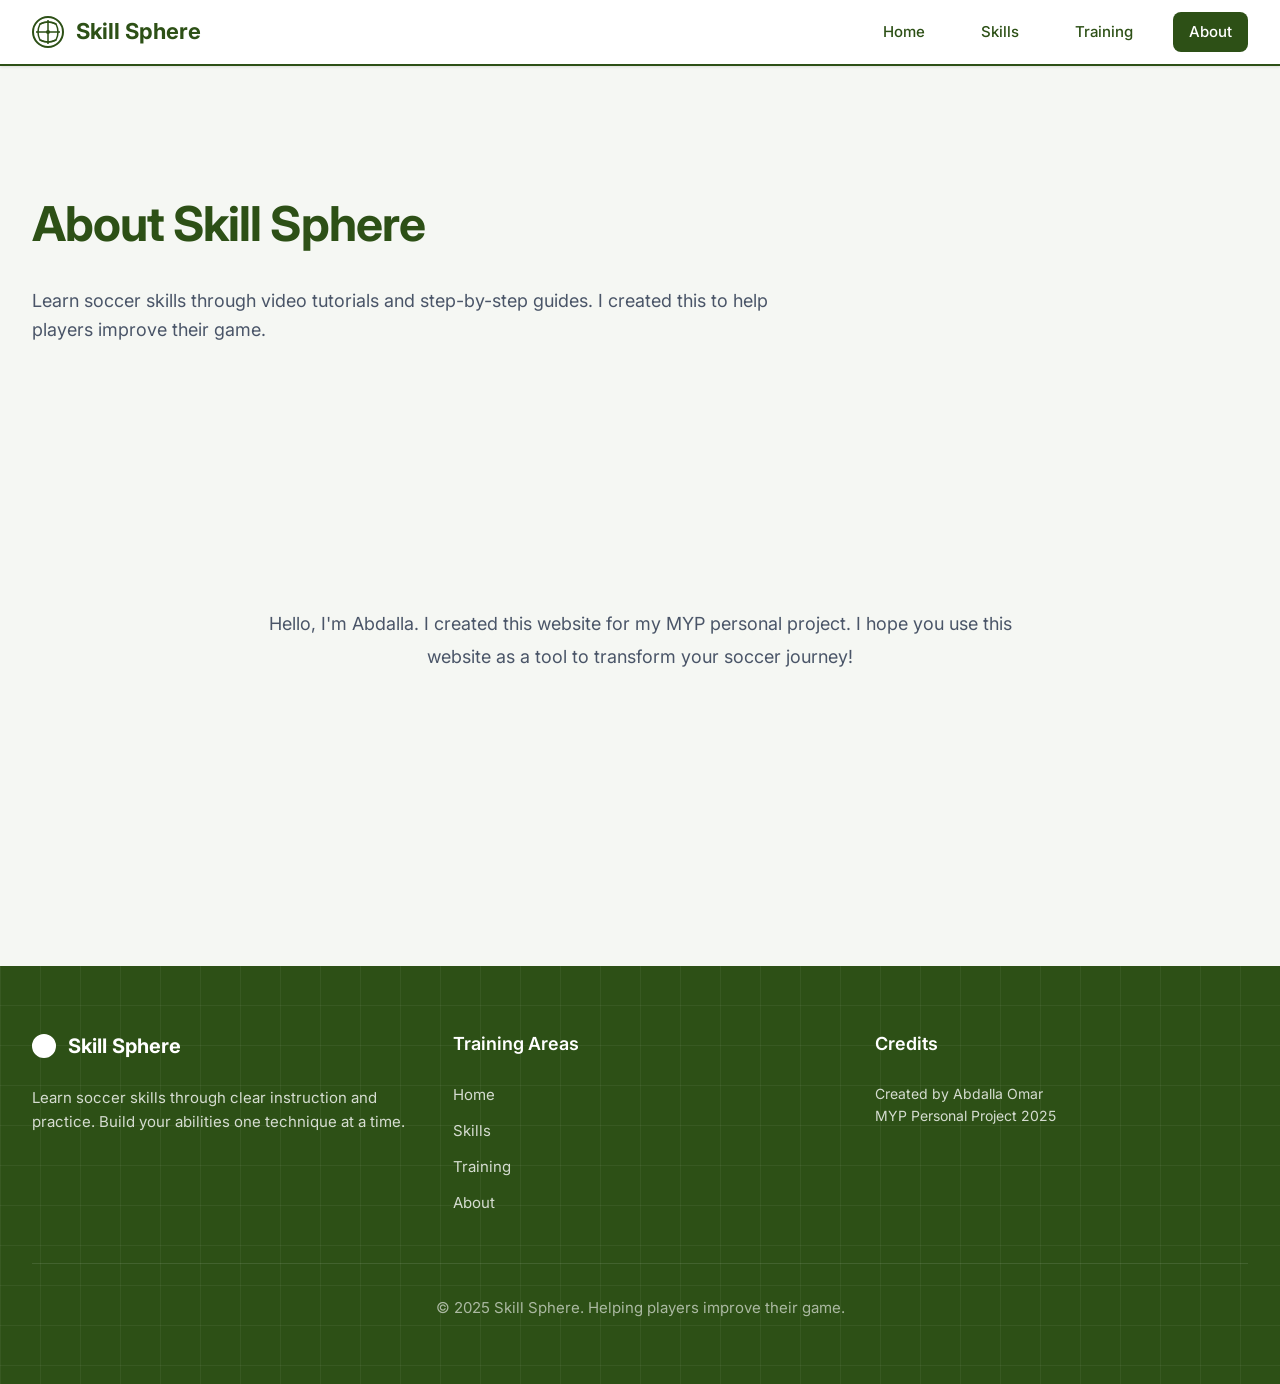
<file: about.html>
<!DOCTYPE html>
<html lang="en">
<head>
    <meta charset="UTF-8">
    <meta name="viewport" content="width=device-width, initial-scale=1.0">
    <title>About | Skill Sphere</title>
    <link rel="stylesheet" href="styles.css">
    <link rel="preconnect" href="https://fonts.googleapis.com">
    <link rel="preconnect" href="https://fonts.gstatic.com" crossorigin>
    <link href="https://fonts.googleapis.com/css2?family=Inter:wght@400;500;600;700;800&display=swap" rel="stylesheet">
</head>
<body>
    <!-- Header -->
    <header class="header">
        <div class="header-container">
            <div class="header-content">
                <a href="index.html" class="logo-link">
                    <svg class="soccer-ball-logo" width="32" height="32" viewBox="0 0 32 32" fill="none" xmlns="http://www.w3.org/2000/svg">
                        <circle cx="16" cy="16" r="15" fill="white" stroke="#2d5016" stroke-width="2"/>
                        <path d="M16 4 L16 28 M4 16 L28 16" stroke="#2d5016" stroke-width="1.5"/>
                        <path d="M8 8 Q16 4 24 8 Q28 16 24 24 Q16 28 8 24 Q4 16 8 8 Z" stroke="#2d5016" stroke-width="1.5" fill="none"/>
                        <path d="M8 24 Q16 28 24 24" stroke="#2d5016" stroke-width="1.5"/>
                        <path d="M8 8 Q16 4 24 8" stroke="#2d5016" stroke-width="1.5"/>
                        <circle cx="16" cy="16" r="2" fill="#2d5016"/>
                    </svg>
                    <span class="logo-text">Skill Sphere</span>
                </a>
                <nav class="nav-menu-desktop">
                    <a href="index.html" class="nav-item">
                        <span>Home</span>
                    </a>
                    <a href="skills.html" class="nav-item">
                        <span>Skills</span>
                    </a>
                    <a href="training.html" class="nav-item">
                        <span>Training</span>
                    </a>
                    <a href="about.html" class="nav-item active">
                        <span>About</span>
                    </a>
                </nav>
                <button class="mobile-menu-btn">
                    <svg xmlns="http://www.w3.org/2000/svg" width="24" height="24" viewBox="0 0 24 24" fill="none" stroke="currentColor" stroke-width="2" stroke-linecap="round" stroke-linejoin="round" class="menu-icon">
                        <line x1="4" x2="20" y1="12" y2="12"></line>
                        <line x1="4" x2="20" y1="6" y2="6"></line>
                        <line x1="4" x2="20" y1="18" y2="18"></line>
                    </svg>
                </button>
            </div>
        </div>
    </header>

    <main class="main-content">
        <!-- About Hero -->
        <section class="skills-hero-section">
            <div class="section-container">
                <div class="section-header">
                    <h1 class="section-title">About Skill Sphere</h1>
                    <p class="section-description">Learn soccer skills through video tutorials and step-by-step guides. I created this to help players improve their game.</p>
                </div>
            </div>
        </section>

        <!-- About Content -->
        <section class="learn-section">
            <div class="section-container">
                <div class="about-simple-content">
                    <p class="about-message">Hello, I'm Abdalla. I created this website for my MYP personal project. I hope you use this website as a tool to transform your soccer journey!</p>
                </div>
            </div>
        </section>
    </main>

    <!-- Footer -->
    <footer class="footer">
        <div class="footer-grid-overlay"></div>
        <div class="footer-container">
            <div class="footer-grid">
                <div class="footer-col">
                    <div class="footer-logo">
                        <svg class="soccer-ball-logo" width="24" height="24" viewBox="0 0 32 32" fill="none" xmlns="http://www.w3.org/2000/svg">
                            <circle cx="16" cy="16" r="15" fill="white" stroke="white" stroke-width="2"/>
                            <path d="M16 4 L16 28 M4 16 L28 16" stroke="white" stroke-width="1.5"/>
                            <path d="M8 8 Q16 4 24 8 Q28 16 24 24 Q16 28 8 24 Q4 16 8 8 Z" stroke="white" stroke-width="1.5" fill="none"/>
                            <path d="M8 24 Q16 28 24 24" stroke="white" stroke-width="1.5"/>
                            <path d="M8 8 Q16 4 24 8" stroke="white" stroke-width="1.5"/>
                            <circle cx="16" cy="16" r="2" fill="white"/>
                        </svg>
                        <span class="footer-logo-text">Skill Sphere</span>
                    </div>
                    <p class="footer-description">Learn soccer skills through clear instruction and practice. Build your abilities one technique at a time.</p>
                </div>
                <div class="footer-col">
                    <h3 class="footer-heading">Training Areas</h3>
                    <nav class="footer-nav">
                        <a href="index.html" class="footer-link">Home</a>
                        <a href="skills.html" class="footer-link">Skills</a>
                        <a href="training.html" class="footer-link">Training</a>
                        <a href="about.html" class="footer-link">About</a>
                    </nav>
                </div>
                <div class="footer-col">
                    <h3 class="footer-heading">Credits</h3>
                    <p class="footer-credits">Created by Abdalla Omar<br>MYP Personal Project 2025</p>
                </div>
            </div>
            <div class="footer-bottom">
                <p class="footer-copyright">© 2025 Skill Sphere. Helping players improve their game.</p>
            </div>
        </div>
    </footer>

    <script src="script.js"></script>
</body>
</html>
</file>
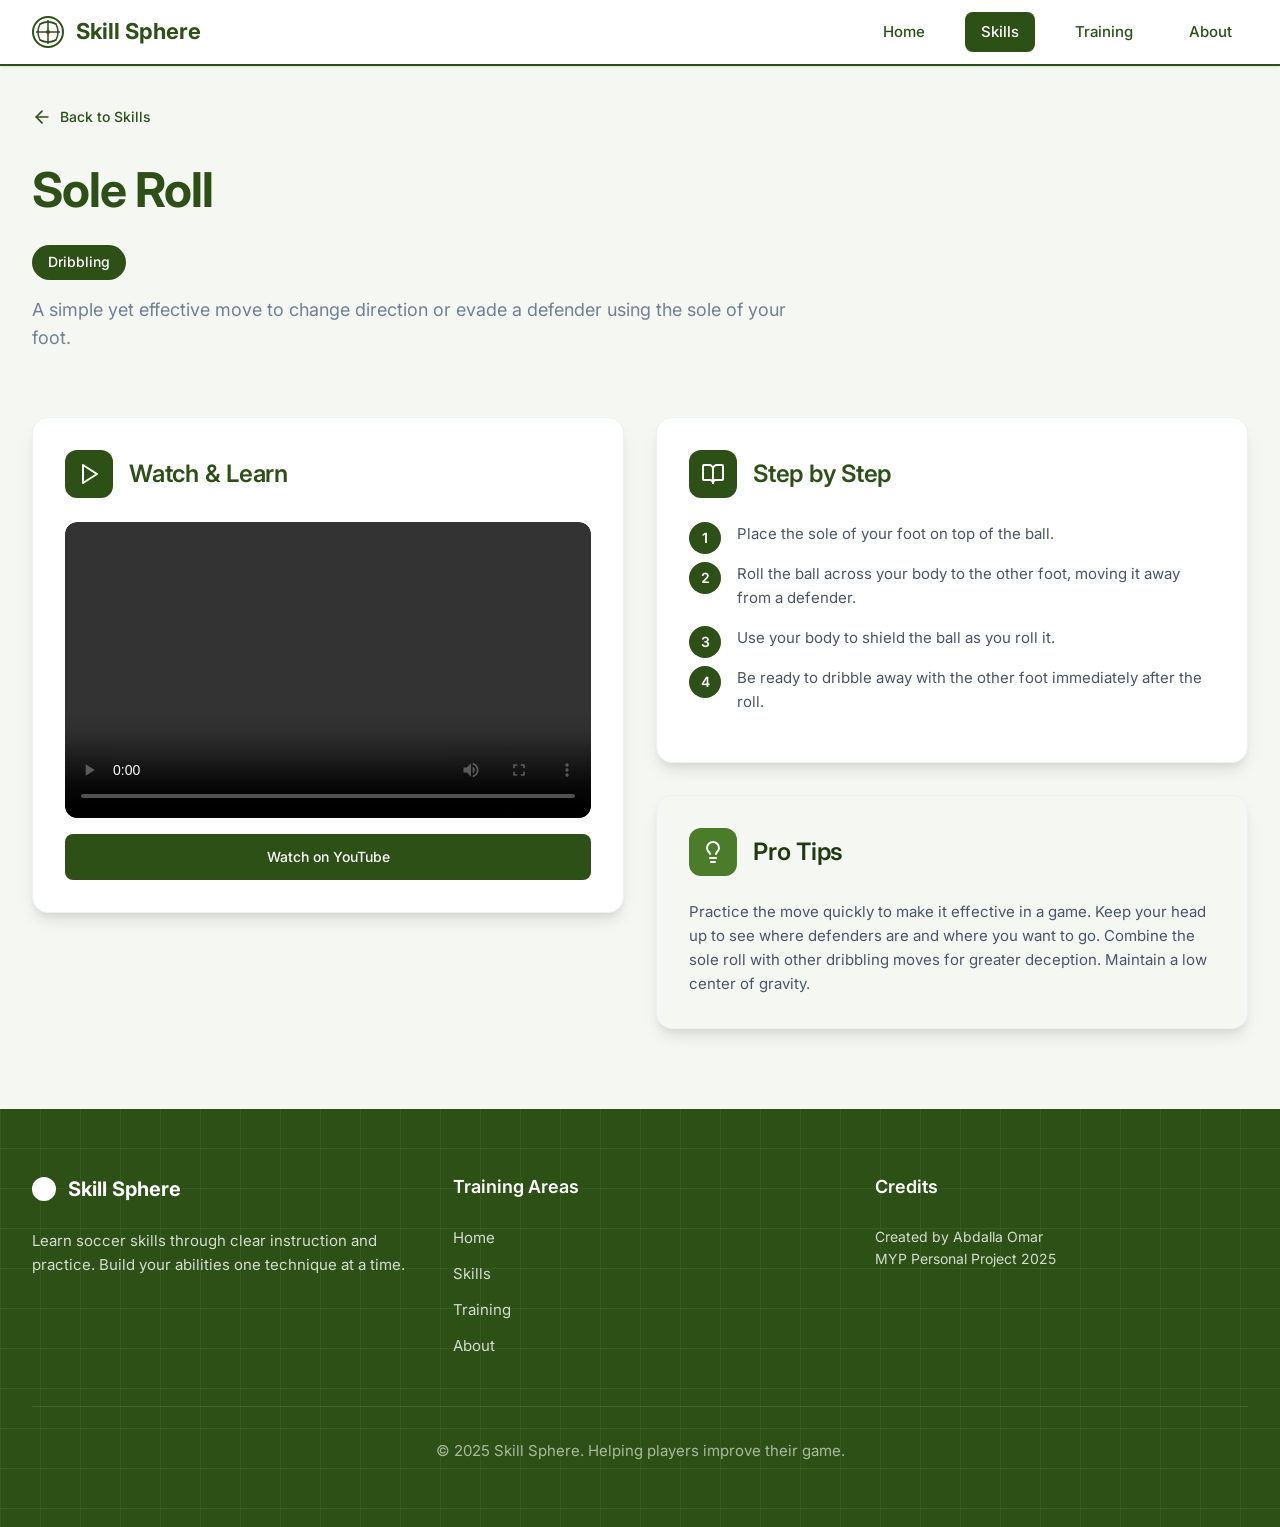
<file: ball-control.html>
<!DOCTYPE html>
<html lang="en">
<head>
    <meta charset="UTF-8">
    <meta name="viewport" content="width=device-width, initial-scale=1.0">
    <title>Ball Control | Skill Sphere</title>
    <link rel="stylesheet" href="styles.css">
    <link rel="preconnect" href="https://fonts.googleapis.com">
    <link rel="preconnect" href="https://fonts.gstatic.com" crossorigin>
    <link href="https://fonts.googleapis.com/css2?family=Inter:wght@400;500;600;700;800&display=swap" rel="stylesheet">
</head>
<body>
    <!-- Header -->
    <header class="header">
        <div class="header-container">
            <div class="header-content">
                <a href="index.html" class="logo-link">
                    <svg class="soccer-ball-logo" width="32" height="32" viewBox="0 0 32 32" fill="none" xmlns="http://www.w3.org/2000/svg">
                        <circle cx="16" cy="16" r="15" fill="white" stroke="#2d5016" stroke-width="2"/>
                        <path d="M16 4 L16 28 M4 16 L28 16" stroke="#2d5016" stroke-width="1.5"/>
                        <path d="M8 8 Q16 4 24 8 Q28 16 24 24 Q16 28 8 24 Q4 16 8 8 Z" stroke="#2d5016" stroke-width="1.5" fill="none"/>
                        <path d="M8 24 Q16 28 24 24" stroke="#2d5016" stroke-width="1.5"/>
                        <path d="M8 8 Q16 4 24 8" stroke="#2d5016" stroke-width="1.5"/>
                        <circle cx="16" cy="16" r="2" fill="#2d5016"/>
                    </svg>
                    <span class="logo-text">Skill Sphere</span>
                </a>
                <nav class="nav-menu-desktop">
                    <a href="index.html" class="nav-item">
                        <span>Home</span>
                    </a>
                    <a href="skills.html" class="nav-item active">
                        <span>Skills</span>
                    </a>
                    <a href="training.html" class="nav-item">
                        <span>Training</span>
                    </a>
                    <a href="about.html" class="nav-item">
                        <span>About</span>
                    </a>
                </nav>
                <button class="mobile-menu-btn">
                    <svg xmlns="http://www.w3.org/2000/svg" width="24" height="24" viewBox="0 0 24 24" fill="none" stroke="currentColor" stroke-width="2" stroke-linecap="round" stroke-linejoin="round" class="menu-icon">
                        <line x1="4" x2="20" y1="12" y2="12"></line>
                        <line x1="4" x2="20" y1="6" y2="6"></line>
                        <line x1="4" x2="20" y1="18" y2="18"></line>
                    </svg>
                </button>
            </div>
        </div>
    </header>

    <main class="main-content">
        <!-- Skill Hero -->
        <section class="skill-detail-hero">
            <div class="skill-detail-hero-container">
                <a href="skills.html" class="back-button">
                    <svg xmlns="http://www.w3.org/2000/svg" width="24" height="24" viewBox="0 0 24 24" fill="none" stroke="currentColor" stroke-width="2" stroke-linecap="round" stroke-linejoin="round" class="back-icon">
                        <path d="m12 19-7-7 7-7"></path>
                        <path d="M19 12H5"></path>
                    </svg>
                    Back to Skills
                </a>
                <div class="skill-detail-header">
                    <h1 class="skill-detail-title">Sole Roll</h1>
                    <div class="skill-badge">Dribbling</div>
                    <p class="skill-detail-description">A simple yet effective move to change direction or evade a defender using the sole of your foot.</p>
                </div>
            </div>
        </section>

        <!-- Skill Detail Content -->
        <section class="skill-detail-content">
            <div class="skill-detail-container">
                <div class="skill-detail-grid">
                    <!-- Left Column - Watch & Learn -->
                    <div class="skill-detail-left">
                        <div class="detail-card">
                            <div class="detail-card-header">
                                <div class="detail-icon-box">
                                    <svg xmlns="http://www.w3.org/2000/svg" width="24" height="24" viewBox="0 0 24 24" fill="none" stroke="currentColor" stroke-width="2" stroke-linecap="round" stroke-linejoin="round" class="detail-icon">
                                        <polygon points="6 3 20 12 6 21 6 3"></polygon>
                                    </svg>
                                </div>
                                <h2 class="detail-card-title">Watch & Learn</h2>
                            </div>
                            <div class="video-container">
                                <video controls class="skill-video">
                                    <source src="3 Ways to Control a Soccer Ball.mp4" type="video/mp4">
                                    Your browser does not support the video tag.
                                </video>
                            </div>
                            <a href="https://www.youtube.com/shorts/QqNyV1SLCH0" target="_blank" class="btn btn-youtube-credits">Watch on YouTube</a>
                        </div>
                    </div>

                    <!-- Right Column - Step by Step & Pro Tips -->
                    <div class="skill-detail-right">
                        <div class="detail-card">
                            <div class="detail-card-header">
                                <div class="detail-icon-box">
                                    <svg xmlns="http://www.w3.org/2000/svg" width="24" height="24" viewBox="0 0 24 24" fill="none" stroke="currentColor" stroke-width="2" stroke-linecap="round" stroke-linejoin="round" class="detail-icon">
                                        <path d="M12 7v14"></path>
                                        <path d="M3 18a1 1 0 0 1-1-1V4a1 1 0 0 1 1-1h5a4 4 0 0 1 4 4 4 4 0 0 1 4-4h5a1 1 0 0 1 1 1v13a1 1 0 0 1-1 1h-6a3 3 0 0 0-3 3 3 3 0 0 0-3-3z"></path>
                                    </svg>
                                </div>
                                <h2 class="detail-card-title">Step by Step</h2>
                            </div>
                            <div class="detail-card-content">
                                <ol class="step-list">
                                    <li>Place the sole of your foot on top of the ball.</li>
                                    <li>Roll the ball across your body to the other foot, moving it away from a defender.</li>
                                    <li>Use your body to shield the ball as you roll it.</li>
                                    <li>Be ready to dribble away with the other foot immediately after the roll.</li>
                                </ol>
                            </div>
                        </div>

                        <div class="detail-card detail-card-tips">
                            <div class="detail-card-header">
                                <div class="detail-icon-box">
                                    <svg xmlns="http://www.w3.org/2000/svg" width="24" height="24" viewBox="0 0 24 24" fill="none" stroke="currentColor" stroke-width="2" stroke-linecap="round" stroke-linejoin="round" class="detail-icon">
                                        <path d="M15 14c.2-1 .7-1.7 1.5-2.5 1-.9 1.5-2.2 1.5-3.5A6 6 0 0 0 6 8c0 1 .2 2.2 1.5 3.5.7.7 1.3 1.5 1.5 2.5"></path>
                                        <path d="M9 18h6"></path>
                                        <path d="M10 22h4"></path>
                                    </svg>
                                </div>
                                <h2 class="detail-card-title">Pro Tips</h2>
                            </div>
                            <div class="detail-card-content">
                                <p>Practice the move quickly to make it effective in a game. Keep your head up to see where defenders are and where you want to go. Combine the sole roll with other dribbling moves for greater deception. Maintain a low center of gravity.</p>
                            </div>
                        </div>
                    </div>
                </div>
            </div>
        </section>
    </main>

    <!-- Footer -->
    <footer class="footer">
        <div class="footer-grid-overlay"></div>
        <div class="footer-container">
            <div class="footer-grid">
                <div class="footer-col">
                    <div class="footer-logo">
                        <svg class="soccer-ball-logo" width="24" height="24" viewBox="0 0 32 32" fill="none" xmlns="http://www.w3.org/2000/svg">
                            <circle cx="16" cy="16" r="15" fill="white" stroke="white" stroke-width="2"/>
                            <path d="M16 4 L16 28 M4 16 L28 16" stroke="white" stroke-width="1.5"/>
                            <path d="M8 8 Q16 4 24 8 Q28 16 24 24 Q16 28 8 24 Q4 16 8 8 Z" stroke="white" stroke-width="1.5" fill="none"/>
                            <path d="M8 24 Q16 28 24 24" stroke="white" stroke-width="1.5"/>
                            <path d="M8 8 Q16 4 24 8" stroke="white" stroke-width="1.5"/>
                            <circle cx="16" cy="16" r="2" fill="white"/>
                        </svg>
                        <span class="footer-logo-text">Skill Sphere</span>
                    </div>
                    <p class="footer-description">Learn soccer skills through clear instruction and practice. Build your abilities one technique at a time.</p>
                </div>
                <div class="footer-col">
                    <h3 class="footer-heading">Training Areas</h3>
                    <nav class="footer-nav">
                        <a href="index.html" class="footer-link">Home</a>
                        <a href="skills.html" class="footer-link">Skills</a>
                        <a href="training.html" class="footer-link">Training</a>
                        <a href="about.html" class="footer-link">About</a>
                    </nav>
                </div>
                <div class="footer-col">
                    <h3 class="footer-heading">Credits</h3>
                    <p class="footer-credits">Created by Abdalla Omar<br>MYP Personal Project 2025</p>
                </div>
            </div>
            <div class="footer-bottom">
                <p class="footer-copyright">© 2025 Skill Sphere. Helping players improve their game.</p>
            </div>
        </div>
    </footer>

    <script src="script.js"></script>
</body>
</html>
</file>
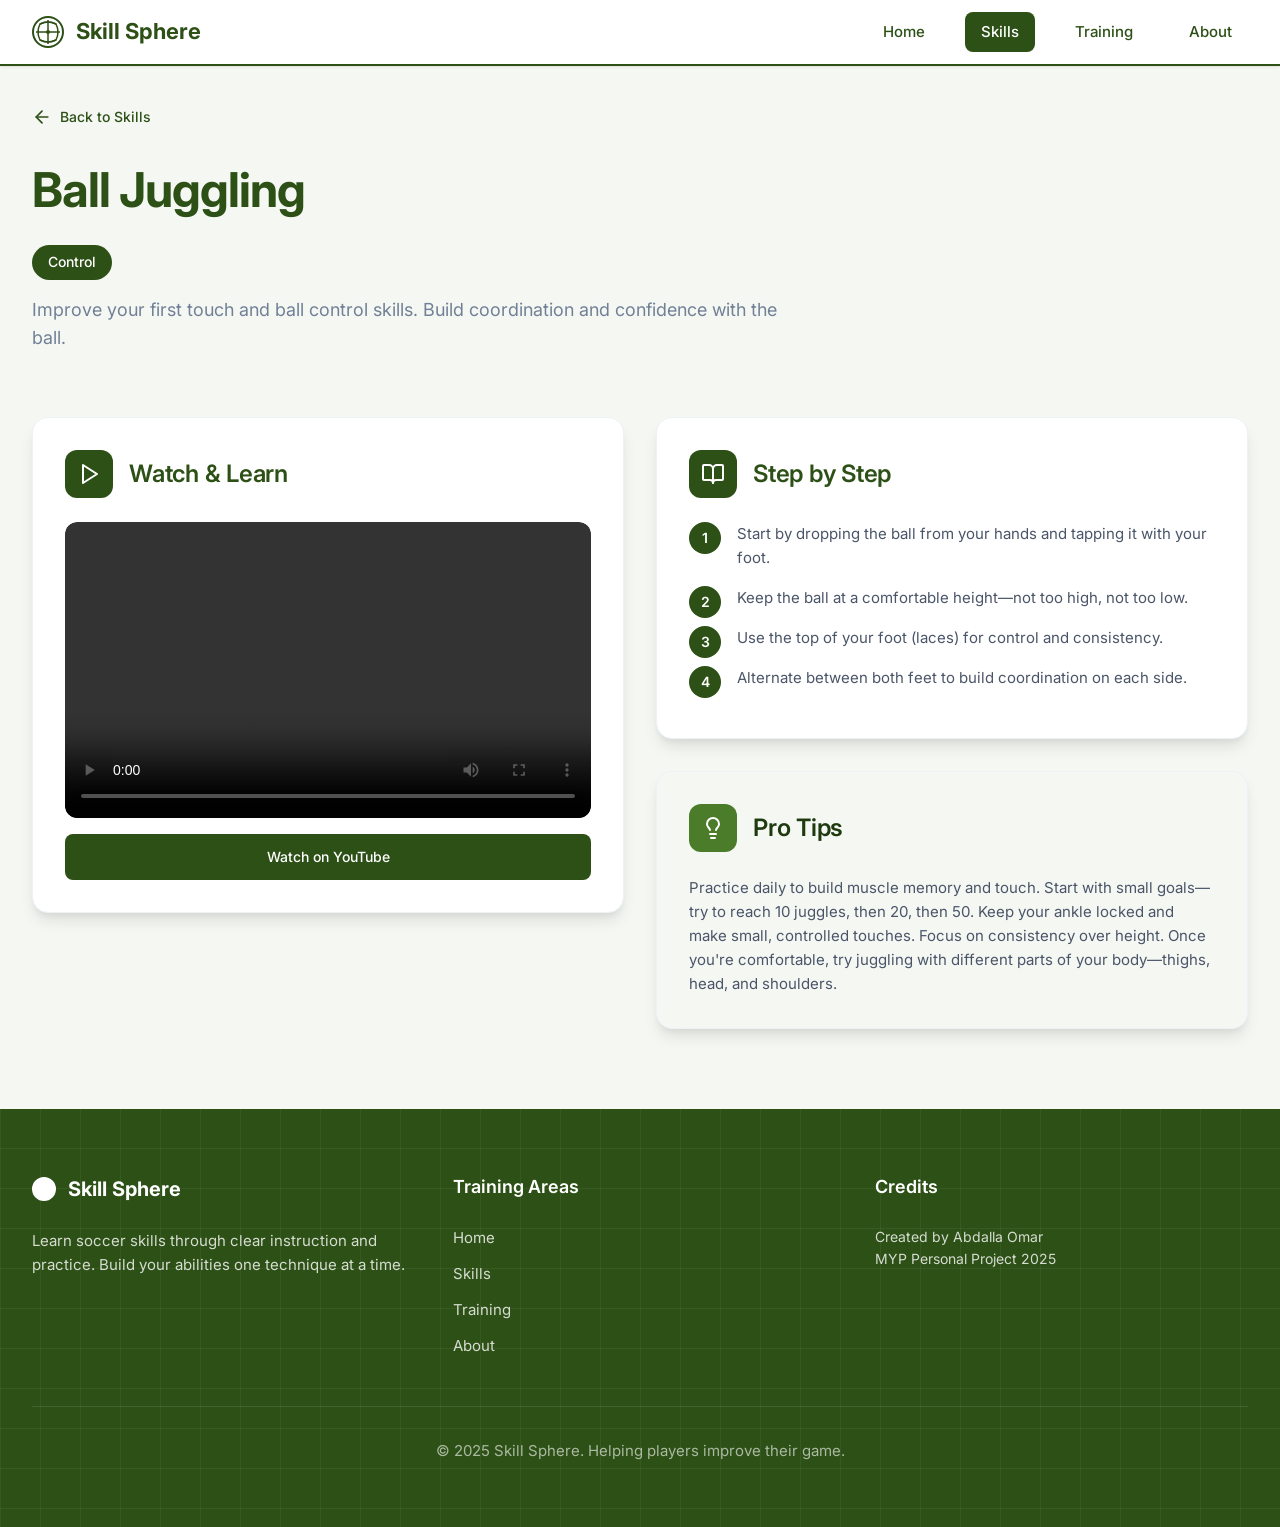
<file: ball-juggling.html>
<!DOCTYPE html>
<html lang="en">
<head>
    <meta charset="UTF-8">
    <meta name="viewport" content="width=device-width, initial-scale=1.0">
    <title>Ball Juggling | Skill Sphere</title>
    <link rel="stylesheet" href="styles.css">
    <link rel="preconnect" href="https://fonts.googleapis.com">
    <link rel="preconnect" href="https://fonts.gstatic.com" crossorigin>
    <link href="https://fonts.googleapis.com/css2?family=Inter:wght@400;500;600;700;800&display=swap" rel="stylesheet">
</head>
<body>
    <!-- Header -->
    <header class="header">
        <div class="header-container">
            <div class="header-content">
                <a href="index.html" class="logo-link">
                    <svg class="soccer-ball-logo" width="32" height="32" viewBox="0 0 32 32" fill="none" xmlns="http://www.w3.org/2000/svg">
                        <circle cx="16" cy="16" r="15" fill="white" stroke="#2d5016" stroke-width="2"/>
                        <path d="M16 4 L16 28 M4 16 L28 16" stroke="#2d5016" stroke-width="1.5"/>
                        <path d="M8 8 Q16 4 24 8 Q28 16 24 24 Q16 28 8 24 Q4 16 8 8 Z" stroke="#2d5016" stroke-width="1.5" fill="none"/>
                        <path d="M8 24 Q16 28 24 24" stroke="#2d5016" stroke-width="1.5"/>
                        <path d="M8 8 Q16 4 24 8" stroke="#2d5016" stroke-width="1.5"/>
                        <circle cx="16" cy="16" r="2" fill="#2d5016"/>
                    </svg>
                    <span class="logo-text">Skill Sphere</span>
                </a>
                <nav class="nav-menu-desktop">
                    <a href="index.html" class="nav-item">
                        <span>Home</span>
                    </a>
                    <a href="skills.html" class="nav-item active">
                        <span>Skills</span>
                    </a>
                    <a href="training.html" class="nav-item">
                        <span>Training</span>
                    </a>
                    <a href="about.html" class="nav-item">
                        <span>About</span>
                    </a>
                </nav>
                <button class="mobile-menu-btn">
                    <svg xmlns="http://www.w3.org/2000/svg" width="24" height="24" viewBox="0 0 24 24" fill="none" stroke="currentColor" stroke-width="2" stroke-linecap="round" stroke-linejoin="round" class="menu-icon">
                        <line x1="4" x2="20" y1="12" y2="12"></line>
                        <line x1="4" x2="20" y1="6" y2="6"></line>
                        <line x1="4" x2="20" y1="18" y2="18"></line>
                    </svg>
                </button>
            </div>
        </div>
    </header>

    <main class="main-content">
        <!-- Skill Hero -->
        <section class="skill-detail-hero">
            <div class="skill-detail-hero-container">
                <a href="skills.html" class="back-button">
                    <svg xmlns="http://www.w3.org/2000/svg" width="24" height="24" viewBox="0 0 24 24" fill="none" stroke="currentColor" stroke-width="2" stroke-linecap="round" stroke-linejoin="round" class="back-icon">
                        <path d="m12 19-7-7 7-7"></path>
                        <path d="M19 12H5"></path>
                    </svg>
                    Back to Skills
                </a>
                <div class="skill-detail-header">
                    <h1 class="skill-detail-title">Ball Juggling</h1>
                    <div class="skill-badge">Control</div>
                    <p class="skill-detail-description">Improve your first touch and ball control skills. Build coordination and confidence with the ball.</p>
                </div>
            </div>
        </section>

        <!-- Skill Detail Content -->
        <section class="skill-detail-content">
            <div class="skill-detail-container">
                <div class="skill-detail-grid">
                    <!-- Left Column - Watch & Learn -->
                    <div class="skill-detail-left">
                        <div class="detail-card">
                            <div class="detail-card-header">
                                <div class="detail-icon-box">
                                    <svg xmlns="http://www.w3.org/2000/svg" width="24" height="24" viewBox="0 0 24 24" fill="none" stroke="currentColor" stroke-width="2" stroke-linecap="round" stroke-linejoin="round" class="detail-icon">
                                        <polygon points="6 3 20 12 6 21 6 3"></polygon>
                                    </svg>
                                </div>
                                <h2 class="detail-card-title">Watch & Learn</h2>
                            </div>
                            <div class="video-container">
                                <video controls class="skill-video">
                                    <source src="How To Juggle ⚽️.mp4" type="video/mp4">
                                    Your browser does not support the video tag.
                                </video>
                            </div>
                            <a href="https://www.youtube.com/shorts/fhzbx8FqFBA" target="_blank" class="btn btn-youtube-credits">Watch on YouTube</a>
                        </div>
                    </div>

                    <!-- Right Column - Step by Step & Pro Tips -->
                    <div class="skill-detail-right">
                        <div class="detail-card">
                            <div class="detail-card-header">
                                <div class="detail-icon-box">
                                    <svg xmlns="http://www.w3.org/2000/svg" width="24" height="24" viewBox="0 0 24 24" fill="none" stroke="currentColor" stroke-width="2" stroke-linecap="round" stroke-linejoin="round" class="detail-icon">
                                        <path d="M12 7v14"></path>
                                        <path d="M3 18a1 1 0 0 1-1-1V4a1 1 0 0 1 1-1h5a4 4 0 0 1 4 4 4 4 0 0 1 4-4h5a1 1 0 0 1 1 1v13a1 1 0 0 1-1 1h-6a3 3 0 0 0-3 3 3 3 0 0 0-3-3z"></path>
                                    </svg>
                                </div>
                                <h2 class="detail-card-title">Step by Step</h2>
                            </div>
                            <div class="detail-card-content">
                                <ol class="step-list">
                                    <li>Start by dropping the ball from your hands and tapping it with your foot.</li>
                                    <li>Keep the ball at a comfortable height—not too high, not too low.</li>
                                    <li>Use the top of your foot (laces) for control and consistency.</li>
                                    <li>Alternate between both feet to build coordination on each side.</li>
                                </ol>
                            </div>
                        </div>

                        <div class="detail-card detail-card-tips">
                            <div class="detail-card-header">
                                <div class="detail-icon-box">
                                    <svg xmlns="http://www.w3.org/2000/svg" width="24" height="24" viewBox="0 0 24 24" fill="none" stroke="currentColor" stroke-width="2" stroke-linecap="round" stroke-linejoin="round" class="detail-icon">
                                        <path d="M15 14c.2-1 .7-1.7 1.5-2.5 1-.9 1.5-2.2 1.5-3.5A6 6 0 0 0 6 8c0 1 .2 2.2 1.5 3.5.7.7 1.3 1.5 1.5 2.5"></path>
                                        <path d="M9 18h6"></path>
                                        <path d="M10 22h4"></path>
                                    </svg>
                                </div>
                                <h2 class="detail-card-title">Pro Tips</h2>
                            </div>
                            <div class="detail-card-content">
                                <p>Practice daily to build muscle memory and touch. Start with small goals—try to reach 10 juggles, then 20, then 50. Keep your ankle locked and make small, controlled touches. Focus on consistency over height. Once you're comfortable, try juggling with different parts of your body—thighs, head, and shoulders.</p>
                            </div>
                        </div>
                    </div>
                </div>
            </div>
        </section>
    </main>

    <!-- Footer -->
    <footer class="footer">
        <div class="footer-grid-overlay"></div>
        <div class="footer-container">
            <div class="footer-grid">
                <div class="footer-col">
                    <div class="footer-logo">
                        <svg class="soccer-ball-logo" width="24" height="24" viewBox="0 0 32 32" fill="none" xmlns="http://www.w3.org/2000/svg">
                            <circle cx="16" cy="16" r="15" fill="white" stroke="white" stroke-width="2"/>
                            <path d="M16 4 L16 28 M4 16 L28 16" stroke="white" stroke-width="1.5"/>
                            <path d="M8 8 Q16 4 24 8 Q28 16 24 24 Q16 28 8 24 Q4 16 8 8 Z" stroke="white" stroke-width="1.5" fill="none"/>
                            <path d="M8 24 Q16 28 24 24" stroke="white" stroke-width="1.5"/>
                            <path d="M8 8 Q16 4 24 8" stroke="white" stroke-width="1.5"/>
                            <circle cx="16" cy="16" r="2" fill="white"/>
                        </svg>
                        <span class="footer-logo-text">Skill Sphere</span>
                    </div>
                    <p class="footer-description">Learn soccer skills through clear instruction and practice. Build your abilities one technique at a time.</p>
                </div>
                <div class="footer-col">
                    <h3 class="footer-heading">Training Areas</h3>
                    <nav class="footer-nav">
                        <a href="index.html" class="footer-link">Home</a>
                        <a href="skills.html" class="footer-link">Skills</a>
                        <a href="training.html" class="footer-link">Training</a>
                        <a href="about.html" class="footer-link">About</a>
                    </nav>
                </div>
                <div class="footer-col">
                    <h3 class="footer-heading">Credits</h3>
                    <p class="footer-credits">Created by Abdalla Omar<br>MYP Personal Project 2025</p>
                </div>
            </div>
            <div class="footer-bottom">
                <p class="footer-copyright">© 2025 Skill Sphere. Helping players improve their game.</p>
            </div>
        </div>
    </footer>

    <script src="script.js"></script>
</body>
</html>
</file>
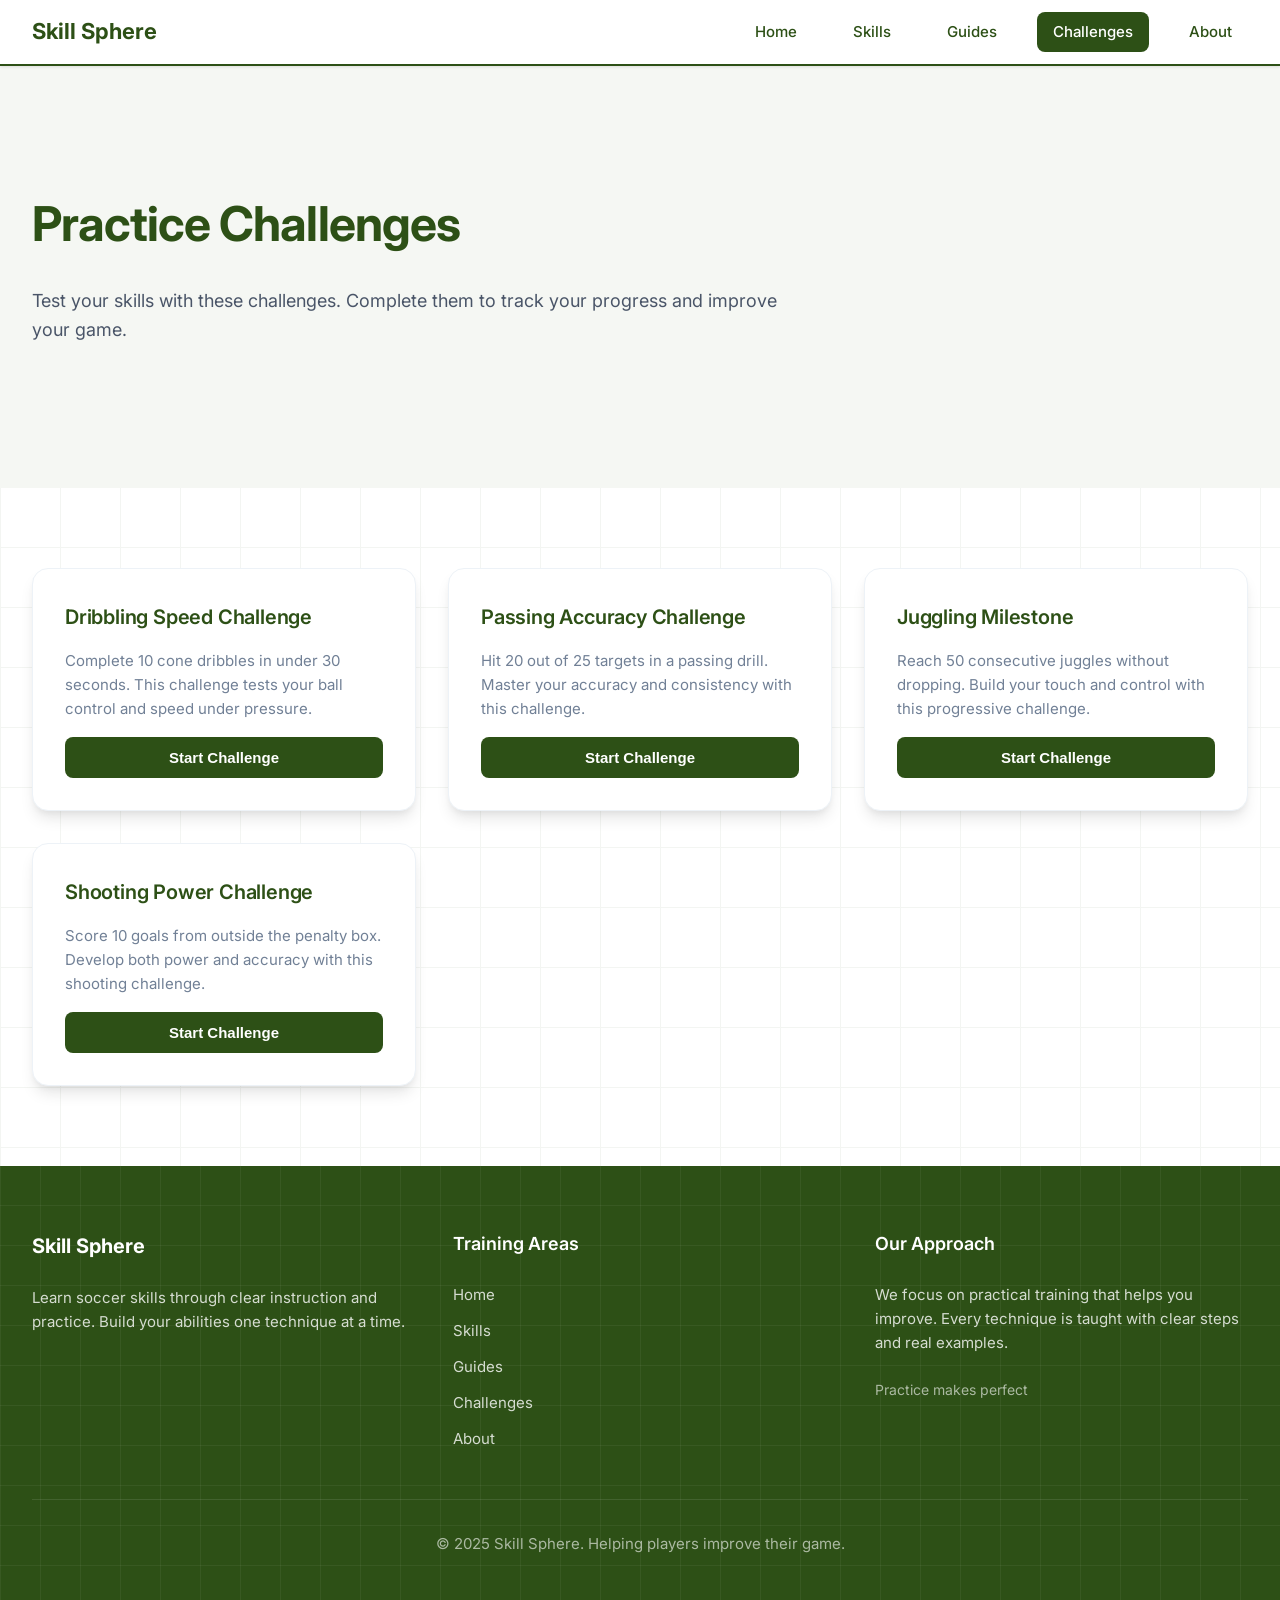
<file: challenges.html>
<!DOCTYPE html>
<html lang="en">
<head>
    <meta charset="UTF-8">
    <meta name="viewport" content="width=device-width, initial-scale=1.0">
    <title>Challenges | Skill Sphere</title>
    <link rel="stylesheet" href="styles.css">
    <link rel="preconnect" href="https://fonts.googleapis.com">
    <link rel="preconnect" href="https://fonts.gstatic.com" crossorigin>
    <link href="https://fonts.googleapis.com/css2?family=Inter:wght@400;500;600;700;800&display=swap" rel="stylesheet">
</head>
<body>
    <!-- Header -->
    <header class="header">
        <div class="header-container">
            <div class="header-content">
                <a href="index.html" class="logo-link">
                    <span class="logo-text">Skill Sphere</span>
                </a>
                <nav class="nav-menu-desktop">
                    <a href="index.html" class="nav-item">
                        <span>Home</span>
                    </a>
                    <a href="skills.html" class="nav-item">
                        <span>Skills</span>
                    </a>
                    <a href="guides.html" class="nav-item">
                        <span>Guides</span>
                    </a>
                    <a href="challenges.html" class="nav-item active">
                        <span>Challenges</span>
                    </a>
                    <a href="about.html" class="nav-item">
                        <span>About</span>
                    </a>
                </nav>
                <button class="mobile-menu-btn">
                    <svg xmlns="http://www.w3.org/2000/svg" width="24" height="24" viewBox="0 0 24 24" fill="none" stroke="currentColor" stroke-width="2" stroke-linecap="round" stroke-linejoin="round" class="menu-icon">
                        <line x1="4" x2="20" y1="12" y2="12"></line>
                        <line x1="4" x2="20" y1="6" y2="6"></line>
                        <line x1="4" x2="20" y1="18" y2="18"></line>
                    </svg>
                </button>
            </div>
        </div>
    </header>

    <main class="main-content">
        <!-- Challenges Hero -->
        <section class="skills-hero-section">
            <div class="section-container">
                <div class="section-header">
                    <h1 class="section-title">Practice Challenges</h1>
                    <p class="section-description">Test your skills with these challenges. Complete them to track your progress and improve your game.</p>
                </div>
            </div>
        </section>

        <!-- Challenges Grid -->
        <section class="skills-section">
            <div class="skills-grid-overlay"></div>
            <div class="section-container">
                <div class="learn-grid">
                    <div class="learn-card challenge-card">
                        <h3 class="learn-card-title">Dribbling Speed Challenge</h3>
                        <p class="learn-card-text">Complete 10 cone dribbles in under 30 seconds. This challenge tests your ball control and speed under pressure.</p>
                        <button onclick="startChallenge('Dribbling Speed Challenge')" class="btn btn-challenge">Start Challenge</button>
                    </div>
                    <div class="learn-card challenge-card">
                        <h3 class="learn-card-title">Passing Accuracy Challenge</h3>
                        <p class="learn-card-text">Hit 20 out of 25 targets in a passing drill. Master your accuracy and consistency with this challenge.</p>
                        <button onclick="startChallenge('Passing Accuracy Challenge')" class="btn btn-challenge">Start Challenge</button>
                    </div>
                    <div class="learn-card challenge-card">
                        <h3 class="learn-card-title">Juggling Milestone</h3>
                        <p class="learn-card-text">Reach 50 consecutive juggles without dropping. Build your touch and control with this progressive challenge.</p>
                        <button onclick="startChallenge('Juggling Milestone')" class="btn btn-challenge">Start Challenge</button>
                    </div>
                    <div class="learn-card challenge-card">
                        <h3 class="learn-card-title">Shooting Power Challenge</h3>
                        <p class="learn-card-text">Score 10 goals from outside the penalty box. Develop both power and accuracy with this shooting challenge.</p>
                        <button onclick="startChallenge('Shooting Power Challenge')" class="btn btn-challenge">Start Challenge</button>
                    </div>
                </div>
            </div>
        </section>
    </main>

    <!-- Footer -->
    <footer class="footer">
        <div class="footer-grid-overlay"></div>
        <div class="footer-container">
            <div class="footer-grid">
                <div class="footer-col">
                    <div class="footer-logo">
                        <span class="footer-logo-text">Skill Sphere</span>
                    </div>
                    <p class="footer-description">Learn soccer skills through clear instruction and practice. Build your abilities one technique at a time.</p>
                </div>
                <div class="footer-col">
                    <h3 class="footer-heading">Training Areas</h3>
                    <nav class="footer-nav">
                        <a href="index.html" class="footer-link">Home</a>
                        <a href="skills.html" class="footer-link">Skills</a>
                        <a href="guides.html" class="footer-link">Guides</a>
                        <a href="challenges.html" class="footer-link">Challenges</a>
                        <a href="about.html" class="footer-link">About</a>
                    </nav>
                </div>
                <div class="footer-col">
                    <h3 class="footer-heading">Our Approach</h3>
                    <p class="footer-approach">We focus on practical training that helps you improve. Every technique is taught with clear steps and real examples.</p>
                    <p class="footer-tagline">Practice makes perfect</p>
                </div>
            </div>
            <div class="footer-bottom">
                <p class="footer-copyright">© 2025 Skill Sphere. Helping players improve their game.</p>
            </div>
        </div>
    </footer>

    <script src="script.js"></script>
</body>
</html>
</file>
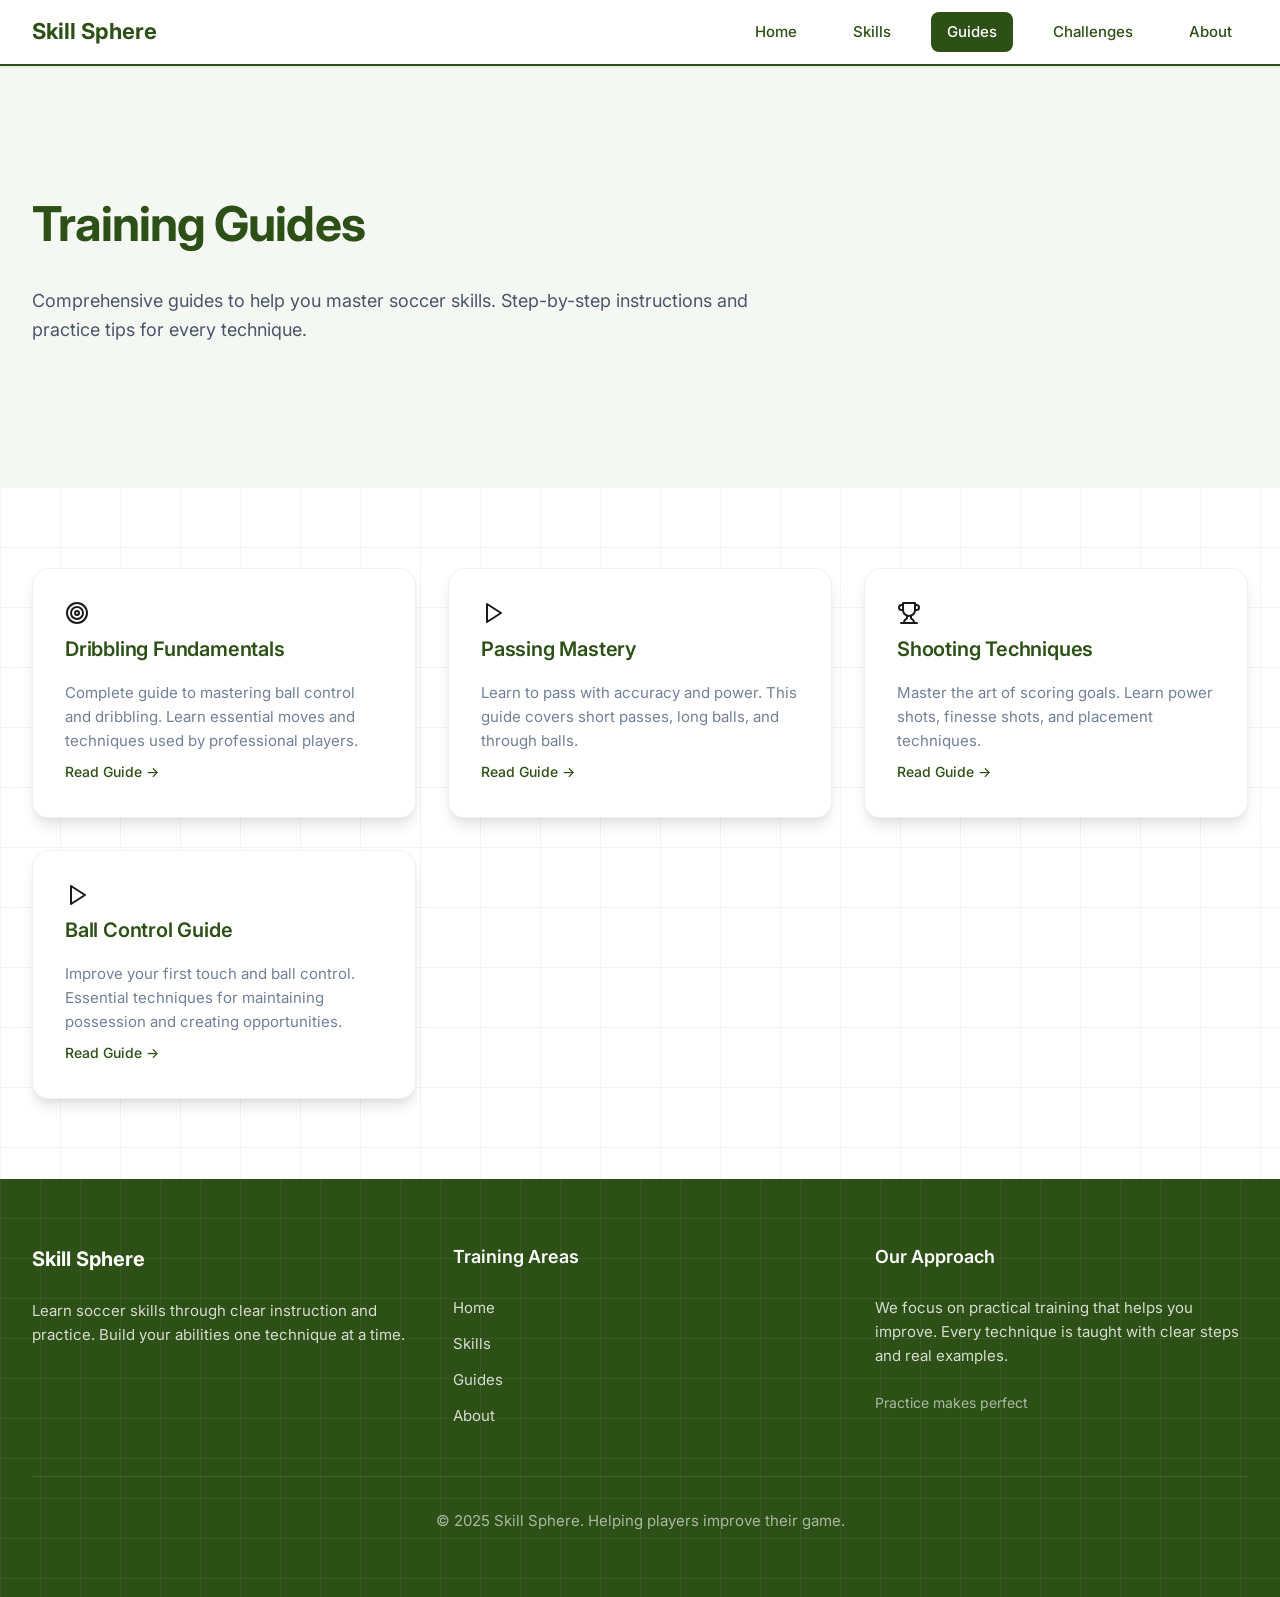
<file: guides.html>
<!DOCTYPE html>
<html lang="en">
<head>
    <meta charset="UTF-8">
    <meta name="viewport" content="width=device-width, initial-scale=1.0">
    <title>Guides | Skill Sphere</title>
    <link rel="stylesheet" href="styles.css">
    <link rel="preconnect" href="https://fonts.googleapis.com">
    <link rel="preconnect" href="https://fonts.gstatic.com" crossorigin>
    <link href="https://fonts.googleapis.com/css2?family=Inter:wght@400;500;600;700;800&display=swap" rel="stylesheet">
</head>
<body>
    <!-- Header -->
    <header class="header">
        <div class="header-container">
            <div class="header-content">
                <a href="index.html" class="logo-link">
                    <span class="logo-text">Skill Sphere</span>
                </a>
                <nav class="nav-menu-desktop">
                    <a href="index.html" class="nav-item">
                        <span>Home</span>
                    </a>
                    <a href="skills.html" class="nav-item">
                        <span>Skills</span>
                    </a>
                    <a href="guides.html" class="nav-item active">
                        <span>Guides</span>
                    </a>
                    <a href="challenges.html" class="nav-item">
                        <span>Challenges</span>
                    </a>
                    <a href="about.html" class="nav-item">
                        <span>About</span>
                    </a>
                </nav>
                <button class="mobile-menu-btn">
                    <svg xmlns="http://www.w3.org/2000/svg" width="24" height="24" viewBox="0 0 24 24" fill="none" stroke="currentColor" stroke-width="2" stroke-linecap="round" stroke-linejoin="round" class="menu-icon">
                        <line x1="4" x2="20" y1="12" y2="12"></line>
                        <line x1="4" x2="20" y1="6" y2="6"></line>
                        <line x1="4" x2="20" y1="18" y2="18"></line>
                    </svg>
                </button>
            </div>
        </div>
    </header>

    <main class="main-content">
        <!-- Guides Hero -->
        <section class="skills-hero-section">
            <div class="section-container">
                <div class="section-header">
                    <h1 class="section-title">Training Guides</h1>
                    <p class="section-description">Comprehensive guides to help you master soccer skills. Step-by-step instructions and practice tips for every technique.</p>
                </div>
            </div>
        </section>

        <!-- Guides Grid -->
        <section class="skills-section">
            <div class="skills-grid-overlay"></div>
            <div class="section-container">
                <div class="learn-grid">
                    <div class="learn-card">
                        <div class="learn-icon-box learn-icon-green">
                            <svg xmlns="http://www.w3.org/2000/svg" width="24" height="24" viewBox="0 0 24 24" fill="none" stroke="currentColor" stroke-width="2" stroke-linecap="round" stroke-linejoin="round" class="learn-icon">
                                <circle cx="12" cy="12" r="10"></circle>
                                <circle cx="12" cy="12" r="6"></circle>
                                <circle cx="12" cy="12" r="2"></circle>
                            </svg>
                        </div>
                        <h3 class="learn-card-title">Dribbling Fundamentals</h3>
                        <p class="learn-card-text">Complete guide to mastering ball control and dribbling. Learn essential moves and techniques used by professional players.</p>
                        <a href="ball-control.html" class="skill-link">Read Guide →</a>
                    </div>
                    <div class="learn-card">
                        <div class="learn-icon-box learn-icon-medium">
                            <svg xmlns="http://www.w3.org/2000/svg" width="24" height="24" viewBox="0 0 24 24" fill="none" stroke="currentColor" stroke-width="2" stroke-linecap="round" stroke-linejoin="round" class="learn-icon">
                                <polygon points="6 3 20 12 6 21 6 3"></polygon>
                            </svg>
                        </div>
                        <h3 class="learn-card-title">Passing Mastery</h3>
                        <p class="learn-card-text">Learn to pass with accuracy and power. This guide covers short passes, long balls, and through balls.</p>
                        <a href="passing.html" class="skill-link">Read Guide →</a>
                    </div>
                    <div class="learn-card">
                        <div class="learn-icon-box learn-icon-dark">
                            <svg xmlns="http://www.w3.org/2000/svg" width="24" height="24" viewBox="0 0 24 24" fill="none" stroke="currentColor" stroke-width="2" stroke-linecap="round" stroke-linejoin="round" class="learn-icon">
                                <path d="M6 9H4.5a2.5 2.5 0 0 1 0-5H6"></path>
                                <path d="M18 9h1.5a2.5 2.5 0 0 0 0-5H18"></path>
                                <path d="M4 22h16"></path>
                                <path d="M10 14.66V17c0 .55-.47.98-.97 1.21C7.85 18.75 7 20.24 7 22"></path>
                                <path d="M14 14.66V17c0 .55.47.98.97 1.21C16.15 18.75 17 20.24 17 22"></path>
                                <path d="M18 2H6v7a6 6 0 0 0 12 0V2Z"></path>
                            </svg>
                        </div>
                        <h3 class="learn-card-title">Shooting Techniques</h3>
                        <p class="learn-card-text">Master the art of scoring goals. Learn power shots, finesse shots, and placement techniques.</p>
                        <a href="shooting.html" class="skill-link">Read Guide →</a>
                    </div>
                    <div class="learn-card">
                        <div class="learn-icon-box learn-icon-green">
                            <svg xmlns="http://www.w3.org/2000/svg" width="24" height="24" viewBox="0 0 24 24" fill="none" stroke="currentColor" stroke-width="2" stroke-linecap="round" stroke-linejoin="round" class="learn-icon">
                                <polygon points="6 3 20 12 6 21 6 3"></polygon>
                            </svg>
                        </div>
                        <h3 class="learn-card-title">Ball Control Guide</h3>
                        <p class="learn-card-text">Improve your first touch and ball control. Essential techniques for maintaining possession and creating opportunities.</p>
                        <a href="ball-juggling.html" class="skill-link">Read Guide →</a>
                    </div>
                </div>
            </div>
        </section>
    </main>

    <!-- Footer -->
    <footer class="footer">
        <div class="footer-grid-overlay"></div>
        <div class="footer-container">
            <div class="footer-grid">
                <div class="footer-col">
                    <div class="footer-logo">
                        <span class="footer-logo-text">Skill Sphere</span>
                    </div>
                    <p class="footer-description">Learn soccer skills through clear instruction and practice. Build your abilities one technique at a time.</p>
                </div>
                <div class="footer-col">
                    <h3 class="footer-heading">Training Areas</h3>
                    <nav class="footer-nav">
                        <a href="index.html" class="footer-link">Home</a>
                        <a href="skills.html" class="footer-link">Skills</a>
                        <a href="guides.html" class="footer-link">Guides</a>
                        <a href="about.html" class="footer-link">About</a>
                    </nav>
                </div>
                <div class="footer-col">
                    <h3 class="footer-heading">Our Approach</h3>
                    <p class="footer-approach">We focus on practical training that helps you improve. Every technique is taught with clear steps and real examples.</p>
                    <p class="footer-tagline">Practice makes perfect</p>
                </div>
            </div>
            <div class="footer-bottom">
                <p class="footer-copyright">© 2025 Skill Sphere. Helping players improve their game.</p>
            </div>
        </div>
    </footer>

    <script src="script.js"></script>
</body>
</html>
</file>
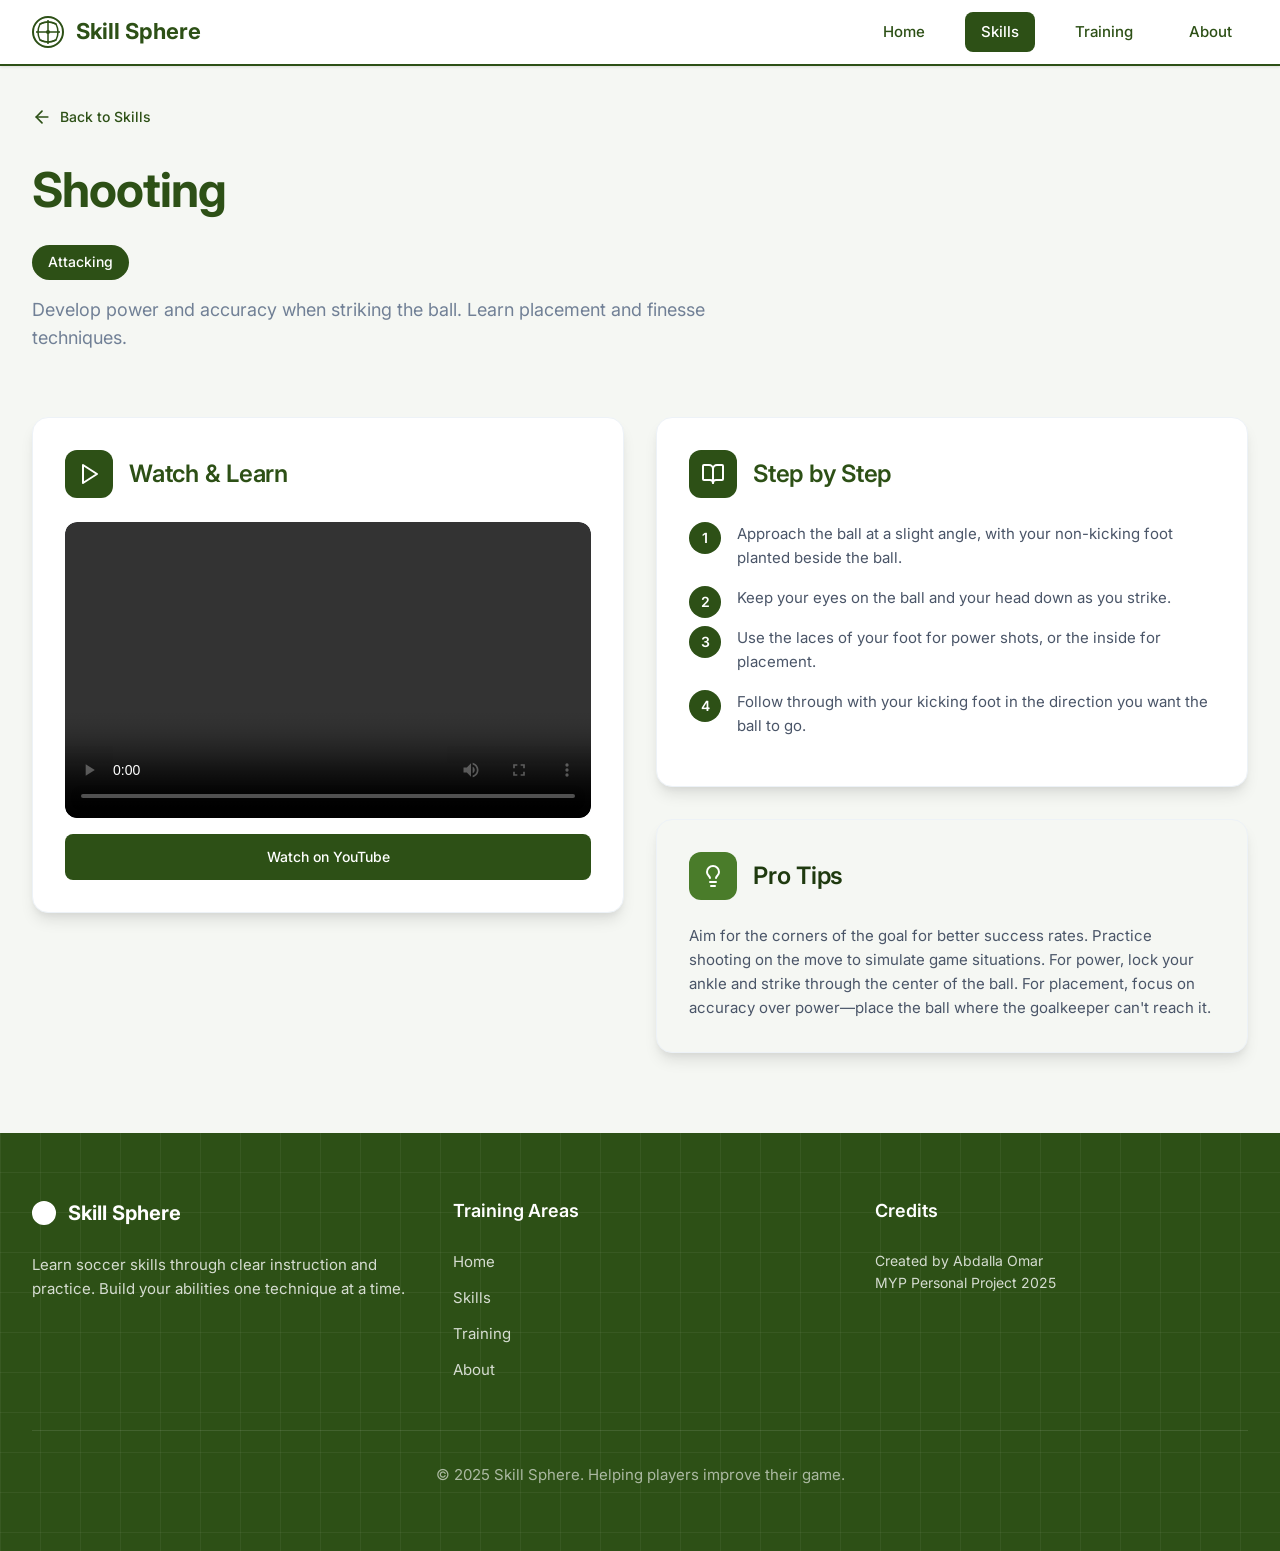
<file: shooting.html>
<!DOCTYPE html>
<html lang="en">
<head>
    <meta charset="UTF-8">
    <meta name="viewport" content="width=device-width, initial-scale=1.0">
    <title>Shooting | Skill Sphere</title>
    <link rel="stylesheet" href="styles.css">
    <link rel="preconnect" href="https://fonts.googleapis.com">
    <link rel="preconnect" href="https://fonts.gstatic.com" crossorigin>
    <link href="https://fonts.googleapis.com/css2?family=Inter:wght@400;500;600;700;800&display=swap" rel="stylesheet">
</head>
<body>
    <!-- Header -->
    <header class="header">
        <div class="header-container">
            <div class="header-content">
                <a href="index.html" class="logo-link">
                    <svg class="soccer-ball-logo" width="32" height="32" viewBox="0 0 32 32" fill="none" xmlns="http://www.w3.org/2000/svg">
                        <circle cx="16" cy="16" r="15" fill="white" stroke="#2d5016" stroke-width="2"/>
                        <path d="M16 4 L16 28 M4 16 L28 16" stroke="#2d5016" stroke-width="1.5"/>
                        <path d="M8 8 Q16 4 24 8 Q28 16 24 24 Q16 28 8 24 Q4 16 8 8 Z" stroke="#2d5016" stroke-width="1.5" fill="none"/>
                        <path d="M8 24 Q16 28 24 24" stroke="#2d5016" stroke-width="1.5"/>
                        <path d="M8 8 Q16 4 24 8" stroke="#2d5016" stroke-width="1.5"/>
                        <circle cx="16" cy="16" r="2" fill="#2d5016"/>
                    </svg>
                    <span class="logo-text">Skill Sphere</span>
                </a>
                <nav class="nav-menu-desktop">
                    <a href="index.html" class="nav-item">
                        <span>Home</span>
                    </a>
                    <a href="skills.html" class="nav-item active">
                        <span>Skills</span>
                    </a>
                    <a href="training.html" class="nav-item">
                        <span>Training</span>
                    </a>
                    <a href="about.html" class="nav-item">
                        <span>About</span>
                    </a>
                </nav>
                <button class="mobile-menu-btn">
                    <svg xmlns="http://www.w3.org/2000/svg" width="24" height="24" viewBox="0 0 24 24" fill="none" stroke="currentColor" stroke-width="2" stroke-linecap="round" stroke-linejoin="round" class="menu-icon">
                        <line x1="4" x2="20" y1="12" y2="12"></line>
                        <line x1="4" x2="20" y1="6" y2="6"></line>
                        <line x1="4" x2="20" y1="18" y2="18"></line>
                    </svg>
                </button>
            </div>
        </div>
    </header>

    <main class="main-content">
        <!-- Skill Hero -->
        <section class="skill-detail-hero">
            <div class="skill-detail-hero-container">
                <a href="skills.html" class="back-button">
                    <svg xmlns="http://www.w3.org/2000/svg" width="24" height="24" viewBox="0 0 24 24" fill="none" stroke="currentColor" stroke-width="2" stroke-linecap="round" stroke-linejoin="round" class="back-icon">
                        <path d="m12 19-7-7 7-7"></path>
                        <path d="M19 12H5"></path>
                    </svg>
                    Back to Skills
                </a>
                <div class="skill-detail-header">
                    <h1 class="skill-detail-title">Shooting</h1>
                    <div class="skill-badge">Attacking</div>
                    <p class="skill-detail-description">Develop power and accuracy when striking the ball. Learn placement and finesse techniques.</p>
                </div>
            </div>
        </section>

        <!-- Skill Detail Content -->
        <section class="skill-detail-content">
            <div class="skill-detail-container">
                <div class="skill-detail-grid">
                    <!-- Left Column - Watch & Learn -->
                    <div class="skill-detail-left">
                        <div class="detail-card">
                            <div class="detail-card-header">
                                <div class="detail-icon-box">
                                    <svg xmlns="http://www.w3.org/2000/svg" width="24" height="24" viewBox="0 0 24 24" fill="none" stroke="currentColor" stroke-width="2" stroke-linecap="round" stroke-linejoin="round" class="detail-icon">
                                        <polygon points="6 3 20 12 6 21 6 3"></polygon>
                                    </svg>
                                </div>
                                <h2 class="detail-card-title">Watch & Learn</h2>
                            </div>
                            <div class="video-container">
                                <video controls class="skill-video">
                                    <source src="howtoshoot.mp4" type="video/mp4">
                                    Your browser does not support the video tag.
                                </video>
                            </div>
                            <a href="https://www.youtube.com/shorts/yknNswB_lps" target="_blank" class="btn btn-youtube-credits">Watch on YouTube</a>
                        </div>
                    </div>

                    <!-- Right Column - Step by Step & Pro Tips -->
                    <div class="skill-detail-right">
                        <div class="detail-card">
                            <div class="detail-card-header">
                                <div class="detail-icon-box">
                                    <svg xmlns="http://www.w3.org/2000/svg" width="24" height="24" viewBox="0 0 24 24" fill="none" stroke="currentColor" stroke-width="2" stroke-linecap="round" stroke-linejoin="round" class="detail-icon">
                                        <path d="M12 7v14"></path>
                                        <path d="M3 18a1 1 0 0 1-1-1V4a1 1 0 0 1 1-1h5a4 4 0 0 1 4 4 4 4 0 0 1 4-4h5a1 1 0 0 1 1 1v13a1 1 0 0 1-1 1h-6a3 3 0 0 0-3 3 3 3 0 0 0-3-3z"></path>
                                    </svg>
                                </div>
                                <h2 class="detail-card-title">Step by Step</h2>
                            </div>
                            <div class="detail-card-content">
                                <ol class="step-list">
                                    <li>Approach the ball at a slight angle, with your non-kicking foot planted beside the ball.</li>
                                    <li>Keep your eyes on the ball and your head down as you strike.</li>
                                    <li>Use the laces of your foot for power shots, or the inside for placement.</li>
                                    <li>Follow through with your kicking foot in the direction you want the ball to go.</li>
                                </ol>
                            </div>
                        </div>

                        <div class="detail-card detail-card-tips">
                            <div class="detail-card-header">
                                <div class="detail-icon-box">
                                    <svg xmlns="http://www.w3.org/2000/svg" width="24" height="24" viewBox="0 0 24 24" fill="none" stroke="currentColor" stroke-width="2" stroke-linecap="round" stroke-linejoin="round" class="detail-icon">
                                        <path d="M15 14c.2-1 .7-1.7 1.5-2.5 1-.9 1.5-2.2 1.5-3.5A6 6 0 0 0 6 8c0 1 .2 2.2 1.5 3.5.7.7 1.3 1.5 1.5 2.5"></path>
                                        <path d="M9 18h6"></path>
                                        <path d="M10 22h4"></path>
                                    </svg>
                                </div>
                                <h2 class="detail-card-title">Pro Tips</h2>
                            </div>
                            <div class="detail-card-content">
                                <p>Aim for the corners of the goal for better success rates. Practice shooting on the move to simulate game situations. For power, lock your ankle and strike through the center of the ball. For placement, focus on accuracy over power—place the ball where the goalkeeper can't reach it.</p>
                            </div>
                        </div>
                    </div>
                </div>
            </div>
        </section>
    </main>

    <!-- Footer -->
    <footer class="footer">
        <div class="footer-grid-overlay"></div>
        <div class="footer-container">
            <div class="footer-grid">
                <div class="footer-col">
                    <div class="footer-logo">
                        <svg class="soccer-ball-logo" width="24" height="24" viewBox="0 0 32 32" fill="none" xmlns="http://www.w3.org/2000/svg">
                            <circle cx="16" cy="16" r="15" fill="white" stroke="white" stroke-width="2"/>
                            <path d="M16 4 L16 28 M4 16 L28 16" stroke="white" stroke-width="1.5"/>
                            <path d="M8 8 Q16 4 24 8 Q28 16 24 24 Q16 28 8 24 Q4 16 8 8 Z" stroke="white" stroke-width="1.5" fill="none"/>
                            <path d="M8 24 Q16 28 24 24" stroke="white" stroke-width="1.5"/>
                            <path d="M8 8 Q16 4 24 8" stroke="white" stroke-width="1.5"/>
                            <circle cx="16" cy="16" r="2" fill="white"/>
                        </svg>
                        <span class="footer-logo-text">Skill Sphere</span>
                    </div>
                    <p class="footer-description">Learn soccer skills through clear instruction and practice. Build your abilities one technique at a time.</p>
                </div>
                <div class="footer-col">
                    <h3 class="footer-heading">Training Areas</h3>
                    <nav class="footer-nav">
                        <a href="index.html" class="footer-link">Home</a>
                        <a href="skills.html" class="footer-link">Skills</a>
                        <a href="training.html" class="footer-link">Training</a>
                        <a href="about.html" class="footer-link">About</a>
                    </nav>
                </div>
                <div class="footer-col">
                    <h3 class="footer-heading">Credits</h3>
                    <p class="footer-credits">Created by Abdalla Omar<br>MYP Personal Project 2025</p>
                </div>
            </div>
            <div class="footer-bottom">
                <p class="footer-copyright">© 2025 Skill Sphere. Helping players improve their game.</p>
            </div>
        </div>
    </footer>

    <script src="script.js"></script>
</body>
</html>
</file>
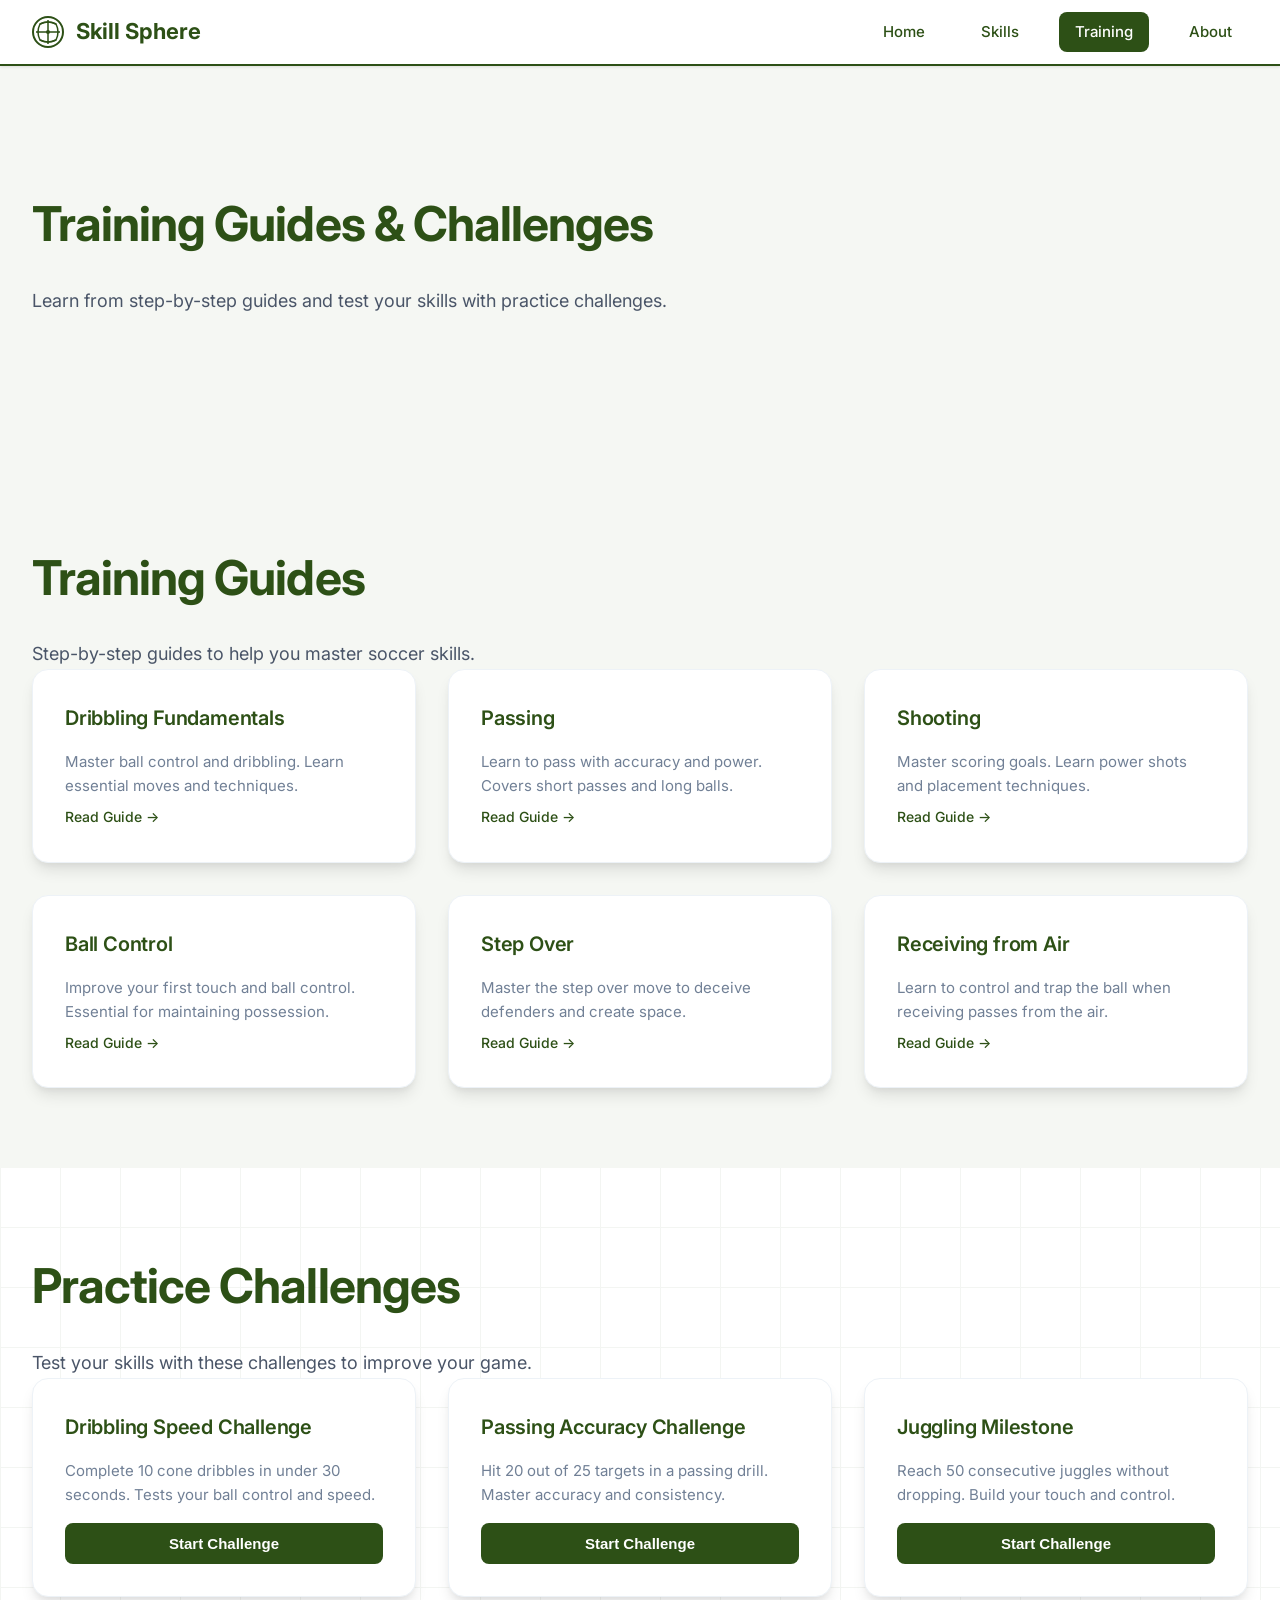
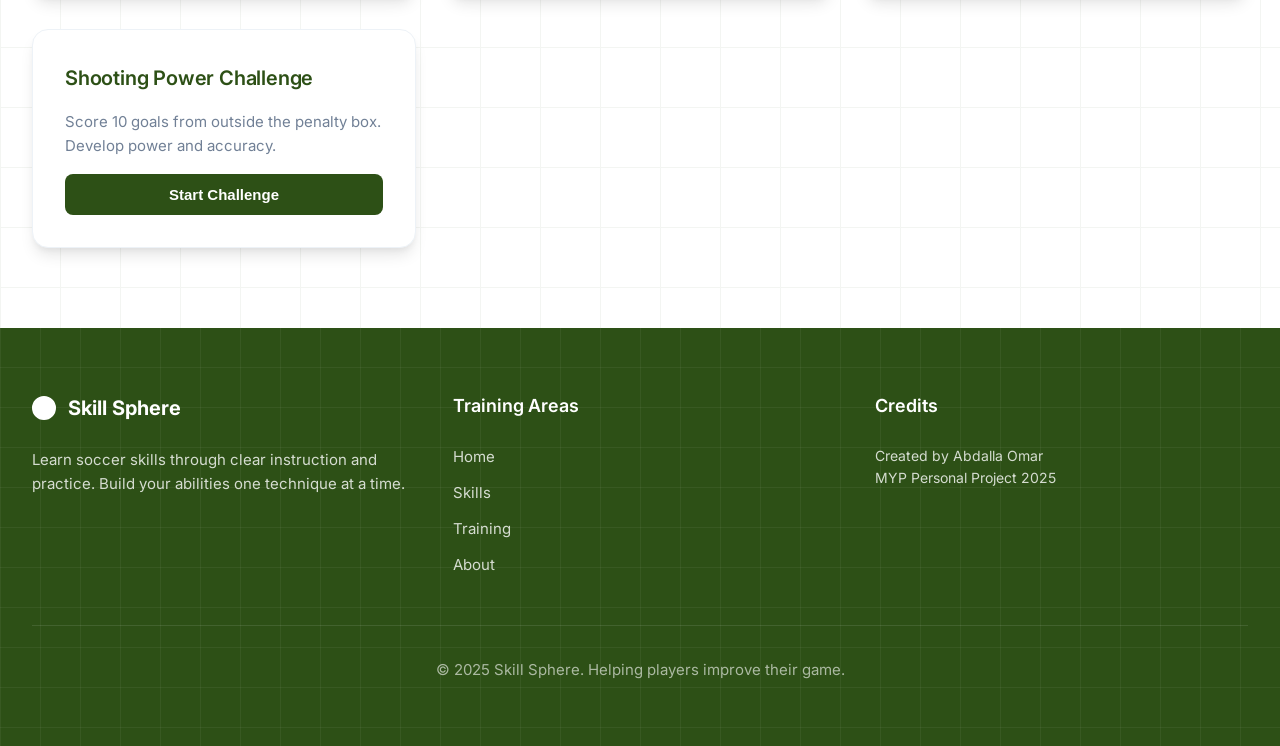
<file: training.html>
<!DOCTYPE html>
<html lang="en">
<head>
    <meta charset="UTF-8">
    <meta name="viewport" content="width=device-width, initial-scale=1.0">
    <title>Training | Skill Sphere</title>
    <link rel="stylesheet" href="styles.css">
    <link rel="preconnect" href="https://fonts.googleapis.com">
    <link rel="preconnect" href="https://fonts.gstatic.com" crossorigin>
    <link href="https://fonts.googleapis.com/css2?family=Inter:wght@400;500;600;700;800&display=swap" rel="stylesheet">
</head>
<body>
    <!-- Header -->
    <header class="header">
        <div class="header-container">
            <div class="header-content">
                <a href="index.html" class="logo-link">
                    <svg class="soccer-ball-logo" width="32" height="32" viewBox="0 0 32 32" fill="none" xmlns="http://www.w3.org/2000/svg">
                        <circle cx="16" cy="16" r="15" fill="white" stroke="#2d5016" stroke-width="2"/>
                        <path d="M16 4 L16 28 M4 16 L28 16" stroke="#2d5016" stroke-width="1.5"/>
                        <path d="M8 8 Q16 4 24 8 Q28 16 24 24 Q16 28 8 24 Q4 16 8 8 Z" stroke="#2d5016" stroke-width="1.5" fill="none"/>
                        <path d="M8 24 Q16 28 24 24" stroke="#2d5016" stroke-width="1.5"/>
                        <path d="M8 8 Q16 4 24 8" stroke="#2d5016" stroke-width="1.5"/>
                        <circle cx="16" cy="16" r="2" fill="#2d5016"/>
                    </svg>
                    <span class="logo-text">Skill Sphere</span>
                </a>
                <nav class="nav-menu-desktop">
                    <a href="index.html" class="nav-item">
                        <span>Home</span>
                    </a>
                    <a href="skills.html" class="nav-item">
                        <span>Skills</span>
                    </a>
                    <a href="training.html" class="nav-item active">
                        <span>Training</span>
                    </a>
                    <a href="about.html" class="nav-item">
                        <span>About</span>
                    </a>
                </nav>
                <button class="mobile-menu-btn">
                    <svg xmlns="http://www.w3.org/2000/svg" width="24" height="24" viewBox="0 0 24 24" fill="none" stroke="currentColor" stroke-width="2" stroke-linecap="round" stroke-linejoin="round" class="menu-icon">
                        <line x1="4" x2="20" y1="12" y2="12"></line>
                        <line x1="4" x2="20" y1="6" y2="6"></line>
                        <line x1="4" x2="20" y1="18" y2="18"></line>
                    </svg>
                </button>
            </div>
        </div>
    </header>

    <main class="main-content">
        <!-- Training Hero -->
        <section class="skills-hero-section">
            <div class="section-container">
                <div class="section-header">
                    <h1 class="section-title">Training Guides & Challenges</h1>
                    <p class="section-description">Learn from step-by-step guides and test your skills with practice challenges.</p>
                </div>
            </div>
        </section>

        <!-- Guides Section -->
        <section class="learn-section">
            <div class="section-container">
                <h2 class="section-title">Training Guides</h2>
                <p class="section-description">Step-by-step guides to help you master soccer skills.</p>
                <div class="learn-grid">
                    <a href="ball-control.html" class="learn-card">
                        <h3 class="learn-card-title">Dribbling Fundamentals</h3>
                        <p class="learn-card-text">Master ball control and dribbling. Learn essential moves and techniques.</p>
                        <span class="skill-link">Read Guide →</span>
                    </a>
                    <a href="passing.html" class="learn-card">
                        <h3 class="learn-card-title">Passing</h3>
                        <p class="learn-card-text">Learn to pass with accuracy and power. Covers short passes and long balls.</p>
                        <span class="skill-link">Read Guide →</span>
                    </a>
                    <a href="shooting.html" class="learn-card">
                        <h3 class="learn-card-title">Shooting</h3>
                        <p class="learn-card-text">Master scoring goals. Learn power shots and placement techniques.</p>
                        <span class="skill-link">Read Guide →</span>
                    </a>
                    <a href="ball-juggling.html" class="learn-card">
                        <h3 class="learn-card-title">Ball Control</h3>
                        <p class="learn-card-text">Improve your first touch and ball control. Essential for maintaining possession.</p>
                        <span class="skill-link">Read Guide →</span>
                    </a>
                    <a href="step-over.html" class="learn-card">
                        <h3 class="learn-card-title">Step Over</h3>
                        <p class="learn-card-text">Master the step over move to deceive defenders and create space.</p>
                        <span class="skill-link">Read Guide →</span>
                    </a>
                    <a href="receiving.html" class="learn-card">
                        <h3 class="learn-card-title">Receiving from Air</h3>
                        <p class="learn-card-text">Learn to control and trap the ball when receiving passes from the air.</p>
                        <span class="skill-link">Read Guide →</span>
                    </a>
                </div>
            </div>
        </section>

        <!-- Challenges Section -->
        <section class="skills-section">
            <div class="skills-grid-overlay"></div>
            <div class="section-container">
                <h2 class="section-title">Practice Challenges</h2>
                <p class="section-description">Test your skills with these challenges to improve your game.</p>
                <div class="learn-grid">
                    <div class="learn-card challenge-card">
                        <h3 class="learn-card-title">Dribbling Speed Challenge</h3>
                        <p class="learn-card-text">Complete 10 cone dribbles in under 30 seconds. Tests your ball control and speed.</p>
                        <button onclick="startChallenge('Dribbling Speed Challenge')" class="btn btn-challenge">Start Challenge</button>
                    </div>
                    <div class="learn-card challenge-card">
                        <h3 class="learn-card-title">Passing Accuracy Challenge</h3>
                        <p class="learn-card-text">Hit 20 out of 25 targets in a passing drill. Master accuracy and consistency.</p>
                        <button onclick="startChallenge('Passing Accuracy Challenge')" class="btn btn-challenge">Start Challenge</button>
                    </div>
                    <div class="learn-card challenge-card">
                        <h3 class="learn-card-title">Juggling Milestone</h3>
                        <p class="learn-card-text">Reach 50 consecutive juggles without dropping. Build your touch and control.</p>
                        <button onclick="startChallenge('Juggling Milestone')" class="btn btn-challenge">Start Challenge</button>
                    </div>
                    <div class="learn-card challenge-card">
                        <h3 class="learn-card-title">Shooting Power Challenge</h3>
                        <p class="learn-card-text">Score 10 goals from outside the penalty box. Develop power and accuracy.</p>
                        <button onclick="startChallenge('Shooting Power Challenge')" class="btn btn-challenge">Start Challenge</button>
                    </div>
                </div>
            </div>
        </section>
    </main>

    <!-- Footer -->
    <footer class="footer">
        <div class="footer-grid-overlay"></div>
        <div class="footer-container">
            <div class="footer-grid">
                <div class="footer-col">
                    <div class="footer-logo">
                        <svg class="soccer-ball-logo" width="24" height="24" viewBox="0 0 32 32" fill="none" xmlns="http://www.w3.org/2000/svg">
                            <circle cx="16" cy="16" r="15" fill="white" stroke="white" stroke-width="2"/>
                            <path d="M16 4 L16 28 M4 16 L28 16" stroke="white" stroke-width="1.5"/>
                            <path d="M8 8 Q16 4 24 8 Q28 16 24 24 Q16 28 8 24 Q4 16 8 8 Z" stroke="white" stroke-width="1.5" fill="none"/>
                            <path d="M8 24 Q16 28 24 24" stroke="white" stroke-width="1.5"/>
                            <path d="M8 8 Q16 4 24 8" stroke="white" stroke-width="1.5"/>
                            <circle cx="16" cy="16" r="2" fill="white"/>
                        </svg>
                        <span class="footer-logo-text">Skill Sphere</span>
                    </div>
                    <p class="footer-description">Learn soccer skills through clear instruction and practice. Build your abilities one technique at a time.</p>
                </div>
                <div class="footer-col">
                    <h3 class="footer-heading">Training Areas</h3>
                    <nav class="footer-nav">
                        <a href="index.html" class="footer-link">Home</a>
                        <a href="skills.html" class="footer-link">Skills</a>
                        <a href="training.html" class="footer-link">Training</a>
                        <a href="about.html" class="footer-link">About</a>
                    </nav>
                </div>
                <div class="footer-col">
                    <h3 class="footer-heading">Credits</h3>
                    <p class="footer-credits">Created by Abdalla Omar<br>MYP Personal Project 2025</p>
                </div>
            </div>
            <div class="footer-bottom">
                <p class="footer-copyright">© 2025 Skill Sphere. Helping players improve their game.</p>
            </div>
        </div>
    </footer>

    <script src="script.js"></script>
</body>
</html>
</file>
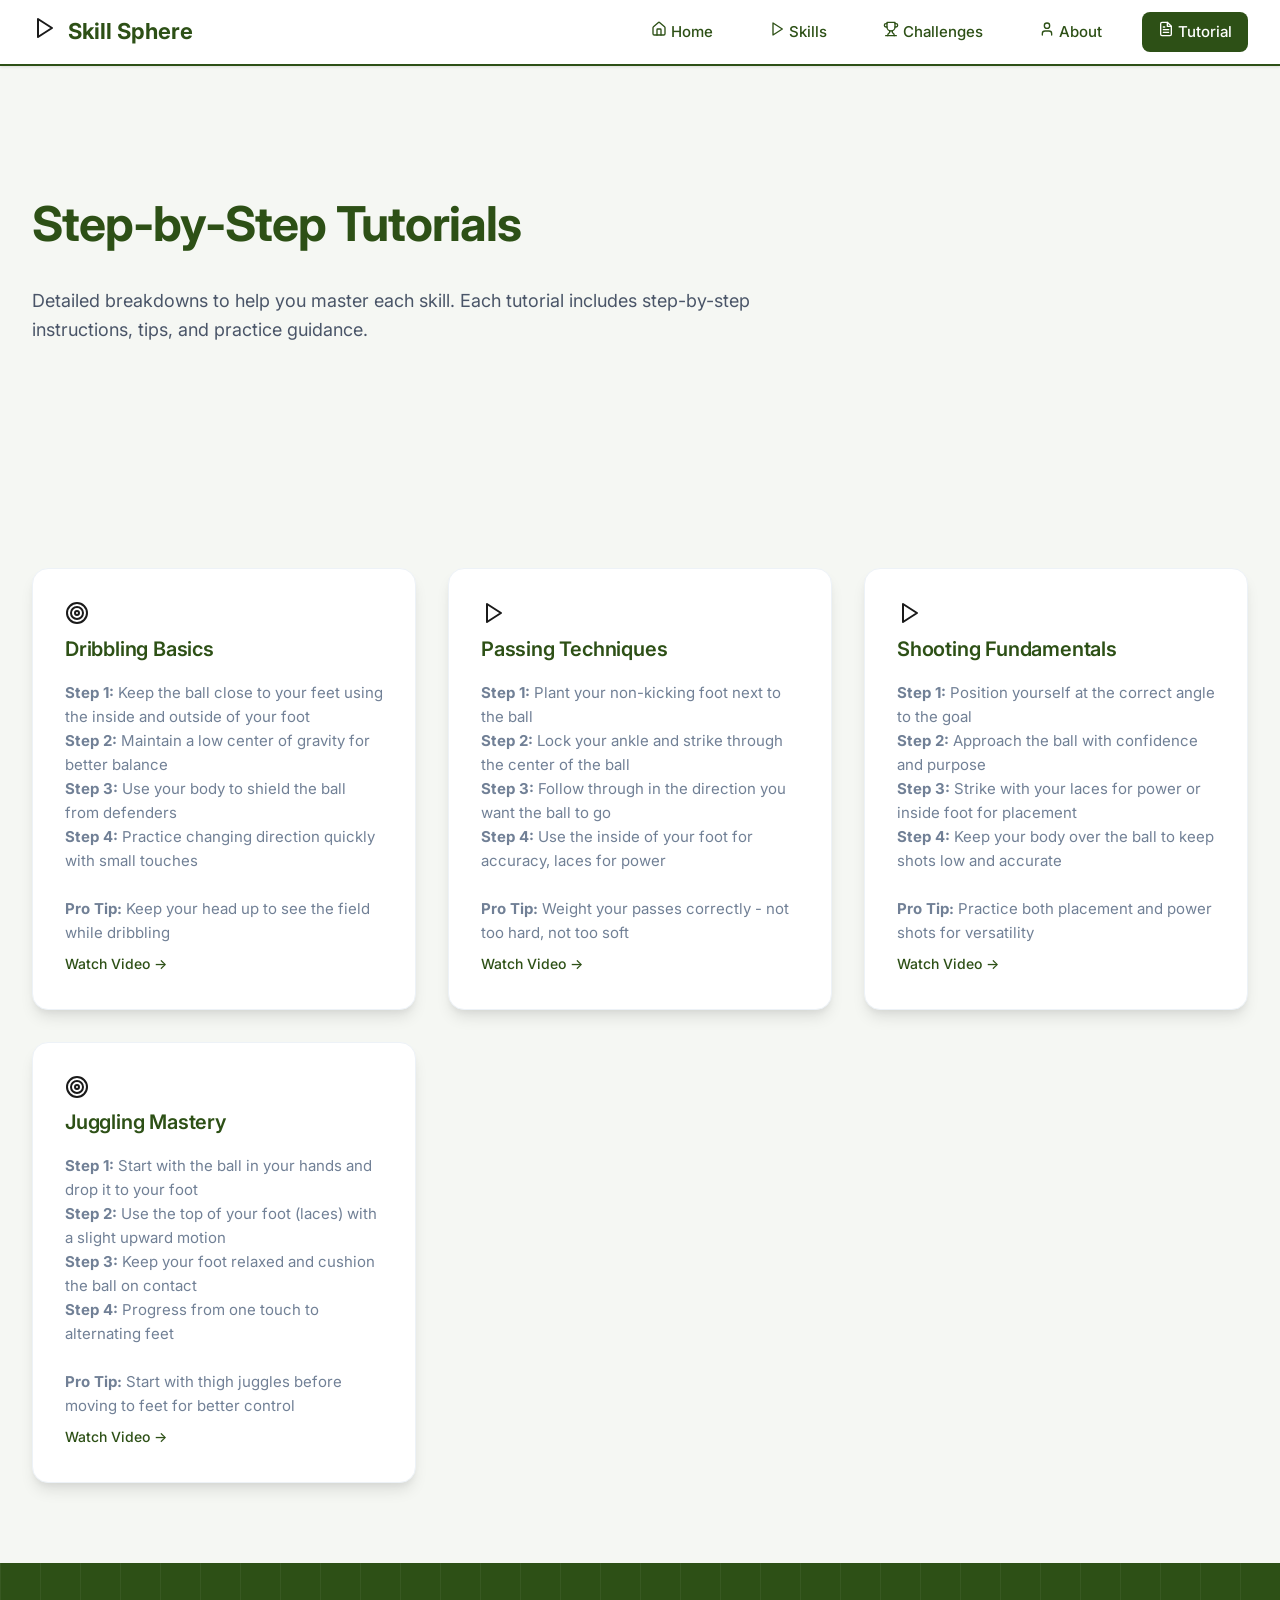
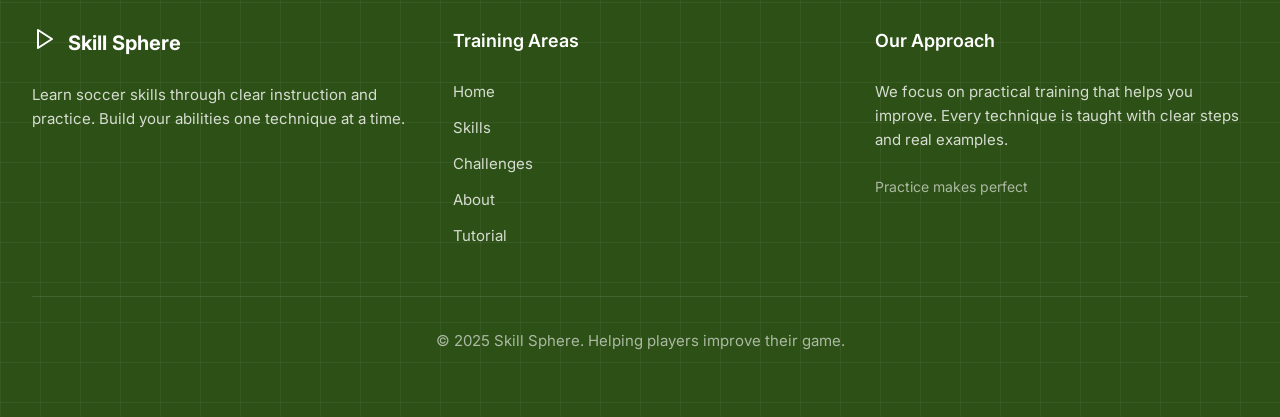
<file: tutorial.html>
<!DOCTYPE html>
<html lang="en">
<head>
    <meta charset="UTF-8">
    <meta name="viewport" content="width=device-width, initial-scale=1.0">
    <title>Tutorial | Skill Sphere</title>
    <link rel="stylesheet" href="styles.css">
    <link rel="preconnect" href="https://fonts.googleapis.com">
    <link rel="preconnect" href="https://fonts.gstatic.com" crossorigin>
    <link href="https://fonts.googleapis.com/css2?family=Inter:wght@400;500;600;700;800&display=swap" rel="stylesheet">
</head>
<body>
    <!-- Header -->
    <header class="header">
        <div class="header-container">
            <div class="header-content">
                <a href="index.html" class="logo-link">
                    <div class="logo-icon-box">
                        <svg xmlns="http://www.w3.org/2000/svg" width="24" height="24" viewBox="0 0 24 24" fill="none" stroke="currentColor" stroke-width="2" stroke-linecap="round" stroke-linejoin="round" class="logo-icon">
                            <polygon points="6 3 20 12 6 21 6 3"></polygon>
                        </svg>
                    </div>
                    <span class="logo-text">Skill Sphere</span>
                </a>
                <nav class="nav-menu-desktop">
                    <a href="index.html" class="nav-item">
                        <svg xmlns="http://www.w3.org/2000/svg" width="24" height="24" viewBox="0 0 24 24" fill="none" stroke="currentColor" stroke-width="2" stroke-linecap="round" stroke-linejoin="round" class="nav-icon">
                            <path d="M15 21v-8a1 1 0 0 0-1-1h-4a1 1 0 0 0-1 1v8"></path>
                            <path d="M3 10a2 2 0 0 1 .709-1.528l7-5.999a2 2 0 0 1 2.582 0l7 5.999A2 2 0 0 1 21 10v9a2 2 0 0 1-2 2H5a2 2 0 0 1-2-2z"></path>
                        </svg>
                        <span>Home</span>
                    </a>
                    <a href="skills.html" class="nav-item">
                        <svg xmlns="http://www.w3.org/2000/svg" width="24" height="24" viewBox="0 0 24 24" fill="none" stroke="currentColor" stroke-width="2" stroke-linecap="round" stroke-linejoin="round" class="nav-icon">
                            <polygon points="6 3 20 12 6 21 6 3"></polygon>
                        </svg>
                        <span>Skills</span>
                    </a>
                    <a href="challenges.html" class="nav-item">
                        <svg xmlns="http://www.w3.org/2000/svg" width="24" height="24" viewBox="0 0 24 24" fill="none" stroke="currentColor" stroke-width="2" stroke-linecap="round" stroke-linejoin="round" class="nav-icon">
                            <path d="M6 9H4.5a2.5 2.5 0 0 1 0-5H6"></path>
                            <path d="M18 9h1.5a2.5 2.5 0 0 0 0-5H18"></path>
                            <path d="M4 22h16"></path>
                            <path d="M10 14.66V17c0 .55-.47.98-.97 1.21C7.85 18.75 7 20.24 7 22"></path>
                            <path d="M14 14.66V17c0 .55.47.98.97 1.21C16.15 18.75 17 20.24 17 22"></path>
                            <path d="M18 2H6v7a6 6 0 0 0 12 0V2Z"></path>
                        </svg>
                        <span>Challenges</span>
                    </a>
                    <a href="about.html" class="nav-item">
                        <svg xmlns="http://www.w3.org/2000/svg" width="24" height="24" viewBox="0 0 24 24" fill="none" stroke="currentColor" stroke-width="2" stroke-linecap="round" stroke-linejoin="round" class="nav-icon">
                            <path d="M19 21v-2a4 4 0 0 0-4-4H9a4 4 0 0 0-4 4v2"></path>
                            <circle cx="12" cy="7" r="4"></circle>
                        </svg>
                        <span>About</span>
                    </a>
                    <a href="tutorial.html" class="nav-item active">
                        <svg xmlns="http://www.w3.org/2000/svg" width="24" height="24" viewBox="0 0 24 24" fill="none" stroke="currentColor" stroke-width="2" stroke-linecap="round" stroke-linejoin="round" class="nav-icon">
                            <path d="M14 2H6a2 2 0 0 0-2 2v16a2 2 0 0 0 2 2h12a2 2 0 0 0 2-2V8z"></path>
                            <polyline points="14 2 14 8 20 8"></polyline>
                            <line x1="16" y1="13" x2="8" y2="13"></line>
                            <line x1="16" y1="17" x2="8" y2="17"></line>
                            <polyline points="10 9 9 9 8 9"></polyline>
                        </svg>
                        <span>Tutorial</span>
                    </a>
                </nav>
                <button class="mobile-menu-btn">
                    <svg xmlns="http://www.w3.org/2000/svg" width="24" height="24" viewBox="0 0 24 24" fill="none" stroke="currentColor" stroke-width="2" stroke-linecap="round" stroke-linejoin="round" class="menu-icon">
                        <line x1="4" x2="20" y1="12" y2="12"></line>
                        <line x1="4" x2="20" y1="6" y2="6"></line>
                        <line x1="4" x2="20" y1="18" y2="18"></line>
                    </svg>
                </button>
            </div>
        </div>
    </header>

    <main class="main-content">
        <!-- Tutorial Hero -->
        <section class="skills-hero-section">
            <div class="section-container">
                <div class="section-header">
                    <h1 class="section-title">Step-by-Step Tutorials</h1>
                    <p class="section-description">Detailed breakdowns to help you master each skill. Each tutorial includes step-by-step instructions, tips, and practice guidance.</p>
                </div>
            </div>
        </section>

        <!-- Tutorials Grid -->
        <section class="learn-section">
            <div class="section-container">
                <div class="learn-grid">
                    <div class="learn-card">
                        <div class="learn-icon-box learn-icon-green">
                            <svg xmlns="http://www.w3.org/2000/svg" width="24" height="24" viewBox="0 0 24 24" fill="none" stroke="currentColor" stroke-width="2" stroke-linecap="round" stroke-linejoin="round" class="learn-icon">
                                <circle cx="12" cy="12" r="10"></circle>
                                <circle cx="12" cy="12" r="6"></circle>
                                <circle cx="12" cy="12" r="2"></circle>
                            </svg>
                        </div>
                        <h3 class="learn-card-title">Dribbling Basics</h3>
                        <p class="learn-card-text">
                            <strong>Step 1:</strong> Keep the ball close to your feet using the inside and outside of your foot<br>
                            <strong>Step 2:</strong> Maintain a low center of gravity for better balance<br>
                            <strong>Step 3:</strong> Use your body to shield the ball from defenders<br>
                            <strong>Step 4:</strong> Practice changing direction quickly with small touches<br><br>
                            <strong>Pro Tip:</strong> Keep your head up to see the field while dribbling
                        </p>
                        <a href="#" class="skill-link">Watch Video →</a>
                    </div>
                    <div class="learn-card">
                        <div class="learn-icon-box learn-icon-medium">
                            <svg xmlns="http://www.w3.org/2000/svg" width="24" height="24" viewBox="0 0 24 24" fill="none" stroke="currentColor" stroke-width="2" stroke-linecap="round" stroke-linejoin="round" class="learn-icon">
                                <polygon points="6 3 20 12 6 21 6 3"></polygon>
                            </svg>
                        </div>
                        <h3 class="learn-card-title">Passing Techniques</h3>
                        <p class="learn-card-text">
                            <strong>Step 1:</strong> Plant your non-kicking foot next to the ball<br>
                            <strong>Step 2:</strong> Lock your ankle and strike through the center of the ball<br>
                            <strong>Step 3:</strong> Follow through in the direction you want the ball to go<br>
                            <strong>Step 4:</strong> Use the inside of your foot for accuracy, laces for power<br><br>
                            <strong>Pro Tip:</strong> Weight your passes correctly - not too hard, not too soft
                        </p>
                        <a href="#" class="skill-link">Watch Video →</a>
                    </div>
                    <div class="learn-card">
                        <div class="learn-icon-box learn-icon-dark">
                            <svg xmlns="http://www.w3.org/2000/svg" width="24" height="24" viewBox="0 0 24 24" fill="none" stroke="currentColor" stroke-width="2" stroke-linecap="round" stroke-linejoin="round" class="learn-icon">
                                <polygon points="6 3 20 12 6 21 6 3"></polygon>
                            </svg>
                        </div>
                        <h3 class="learn-card-title">Shooting Fundamentals</h3>
                        <p class="learn-card-text">
                            <strong>Step 1:</strong> Position yourself at the correct angle to the goal<br>
                            <strong>Step 2:</strong> Approach the ball with confidence and purpose<br>
                            <strong>Step 3:</strong> Strike with your laces for power or inside foot for placement<br>
                            <strong>Step 4:</strong> Keep your body over the ball to keep shots low and accurate<br><br>
                            <strong>Pro Tip:</strong> Practice both placement and power shots for versatility
                        </p>
                        <a href="#" class="skill-link">Watch Video →</a>
                    </div>
                    <div class="learn-card">
                        <div class="learn-icon-box learn-icon-green">
                            <svg xmlns="http://www.w3.org/2000/svg" width="24" height="24" viewBox="0 0 24 24" fill="none" stroke="currentColor" stroke-width="2" stroke-linecap="round" stroke-linejoin="round" class="learn-icon">
                                <circle cx="12" cy="12" r="10"></circle>
                                <circle cx="12" cy="12" r="6"></circle>
                                <circle cx="12" cy="12" r="2"></circle>
                            </svg>
                        </div>
                        <h3 class="learn-card-title">Juggling Mastery</h3>
                        <p class="learn-card-text">
                            <strong>Step 1:</strong> Start with the ball in your hands and drop it to your foot<br>
                            <strong>Step 2:</strong> Use the top of your foot (laces) with a slight upward motion<br>
                            <strong>Step 3:</strong> Keep your foot relaxed and cushion the ball on contact<br>
                            <strong>Step 4:</strong> Progress from one touch to alternating feet<br><br>
                            <strong>Pro Tip:</strong> Start with thigh juggles before moving to feet for better control
                        </p>
                        <a href="#" class="skill-link">Watch Video →</a>
                    </div>
                </div>
            </div>
        </section>
    </main>

    <!-- Footer -->
    <footer class="footer">
        <div class="footer-grid-overlay"></div>
        <div class="footer-container">
            <div class="footer-grid">
                <div class="footer-col">
                    <div class="footer-logo">
                        <div class="footer-logo-icon">
                            <svg xmlns="http://www.w3.org/2000/svg" width="24" height="24" viewBox="0 0 24 24" fill="none" stroke="currentColor" stroke-width="2" stroke-linecap="round" stroke-linejoin="round" class="footer-icon">
                                <polygon points="6 3 20 12 6 21 6 3"></polygon>
                            </svg>
                        </div>
                        <span class="footer-logo-text">Skill Sphere</span>
                    </div>
                    <p class="footer-description">Learn soccer skills through clear instruction and practice. Build your abilities one technique at a time.</p>
                </div>
                <div class="footer-col">
                    <h3 class="footer-heading">Training Areas</h3>
                    <nav class="footer-nav">
                        <a href="index.html" class="footer-link">Home</a>
                        <a href="skills.html" class="footer-link">Skills</a>
                        <a href="challenges.html" class="footer-link">Challenges</a>
                        <a href="about.html" class="footer-link">About</a>
                        <a href="tutorial.html" class="footer-link">Tutorial</a>
                    </nav>
                </div>
                <div class="footer-col">
                    <h3 class="footer-heading">Our Approach</h3>
                    <p class="footer-approach">We focus on practical training that helps you improve. Every technique is taught with clear steps and real examples.</p>
                    <p class="footer-tagline">Practice makes perfect</p>
                </div>
            </div>
            <div class="footer-bottom">
                <p class="footer-copyright">© 2025 Skill Sphere. Helping players improve their game.</p>
            </div>
        </div>
    </footer>

    <script src="script.js"></script>
</body>
</html>
</file>
<file: styles.css>
/* Reset & Base Styles */
* {
    margin: 0;
    padding: 0;
    box-sizing: border-box;
}

:root {
    /* Color Palette - Exact from Wix site */
    --field-green: #2d5016;
    --grass-medium: #4a7c2a;
    --grass-dark: #1f3a0f;
    --grass-light: rgba(255, 255, 255, 0.1);
    --field-line: #ffffff;
    --field-bg: #f5f7f3;
    --background: #ffffff;
    --text-primary: #1a1a1a;
    --text-secondary: #4a5568;
    --text-light: rgba(255, 255, 255, 0.8);
    --gray-100: #f7fafc;
    --gray-200: #edf2f7;
    --gray-600: #718096;
    --gray-700: #4a5568;
}

html {
    scroll-behavior: smooth;
}

body {
    font-family: 'Inter', -apple-system, BlinkMacSystemFont, 'Segoe UI', Roboto, sans-serif;
    line-height: 1.6;
    color: var(--text-primary);
    background: var(--background);
    overflow-x: hidden;
}

/* Header */
.header {
    background: var(--background);
    box-shadow: 0 1px 3px rgba(0, 0, 0, 0.1);
    position: sticky;
    top: 0;
    z-index: 50;
    border-bottom: 2px solid var(--field-green);
}

.header-container {
    max-width: 1920px;
    margin: 0 auto;
    padding: 0 32px;
}

.header-content {
    display: flex;
    align-items: center;
    justify-content: space-between;
    height: 64px;
}

.logo-link {
    display: flex;
    align-items: center;
    gap: 12px;
    text-decoration: none;
    color: inherit;
}

.soccer-ball-logo {
    flex-shrink: 0;
}

.logo-text {
    font-size: 22px;
    font-weight: 700;
    color: var(--field-green);
}

.nav-menu-desktop {
    display: flex;
    align-items: center;
    gap: 24px;
}

.nav-item {
    padding: 8px 16px;
    border-radius: 8px;
    font-weight: 500;
    font-size: 15px;
    text-decoration: none;
    color: var(--field-green);
    transition: all 0.3s;
}

.nav-item.active {
    background: var(--field-green);
    color: white;
}


.nav-icon {
    width: 16px;
    height: 16px;
}

.mobile-menu-btn {
    display: none;
    background: transparent;
    border: none;
    padding: 8px;
    border-radius: 8px;
    cursor: pointer;
    color: var(--field-green);
}

.menu-icon {
    width: 20px;
    height: 20px;
}

.social-media-icons {
    display: flex;
    align-items: center;
    gap: 8px;
    font-size: 14px;
}

.social-link {
    color: var(--field-green);
    text-decoration: none;
    transition: color 0.3s;
}


.social-separator {
    color: var(--gray-300);
    margin: 0 4px;
}

/* Main Content */
.main-content {
    min-height: 100vh;
    background: var(--field-bg);
}

/* Hero Section */
.hero-section {
    min-height: 100vh;
    display: flex;
    align-items: center;
    justify-content: center;
    position: relative;
    overflow: hidden;
    background: linear-gradient(135deg, var(--field-green) 0%, var(--grass-medium) 50%, var(--grass-dark) 100%);
    padding-top: 80px;
}

.hero-grid-overlay {
    position: absolute;
    inset: 0;
    background-image: 
        linear-gradient(90deg, rgba(255, 255, 255, 0.03) 1px, transparent 1px),
        linear-gradient(0deg, rgba(255, 255, 255, 0.03) 1px, transparent 1px);
    background-size: 60px 60px;
}

.hero-diagonal-overlay {
    position: absolute;
    inset: 0;
    opacity: 0.1;
    background-image: repeating-linear-gradient(
        45deg,
        transparent,
        transparent 2px,
        rgba(255, 255, 255, 0.1) 2px,
        rgba(255, 255, 255, 0.1) 4px
    );
}

.hero-field-lines {
    position: absolute;
    inset: 0;
}

.field-line-vertical {
    position: absolute;
    left: 50%;
    top: 0;
    bottom: 0;
    width: 2px;
    background: var(--field-line);
    opacity: 0.3;
    transform: translateX(-50%);
}

.field-line-circle {
    position: absolute;
    left: 50%;
    top: 50%;
    width: 96px;
    height: 96px;
    border: 1px solid var(--field-line);
    opacity: 0.3;
    border-radius: 50%;
    transform: translate(-50%, -50%);
}

.hero-content-wrapper {
    position: relative;
    z-index: 10;
    padding: 0 32px;
    max-width: 1920px;
    margin: 0 auto;
    width: 100%;
}

.hero-content {
    max-width: 896px;
    text-align: left;
}

.hero-title {
    font-size: clamp(2.5rem, 5vw, 4rem);
    font-weight: 800;
    color: var(--field-line);
    margin-bottom: 16px;
    line-height: 1.1;
    letter-spacing: 0.02em;
    text-transform: uppercase;
}

.hero-subtitle {
    font-size: clamp(1.25rem, 2vw, 1.75rem);
    color: rgba(255, 255, 255, 0.95);
    margin-bottom: 8px;
    line-height: 1.4;
    font-weight: 600;
}

.hero-tagline {
    font-size: clamp(1rem, 1.5vw, 1.25rem);
    color: rgba(255, 255, 255, 0.9);
    margin-bottom: 32px;
    line-height: 1.5;
    font-weight: 500;
    letter-spacing: 0.05em;
    text-transform: uppercase;
}

.hero-description {
    font-size: clamp(1.25rem, 2vw, 1.5rem);
    color: rgba(255, 255, 255, 0.95);
    margin-bottom: 32px;
    line-height: 1.6;
    font-weight: 400;
}

.hero-features {
    display: flex;
    flex-wrap: wrap;
    align-items: center;
    gap: 24px;
    margin-bottom: 48px;
    color: rgba(255, 255, 255, 0.8);
}

.hero-feature {
    display: flex;
    align-items: center;
    gap: 8px;
    font-size: 15px;
    font-weight: 400;
}

.feature-icon {
    width: 20px;
    height: 20px;
}

.hero-feature-dot {
    color: rgba(255, 255, 255, 0.6);
    font-size: 18px;
    margin: 0 4px;
}

.hero-buttons {
    display: flex;
    flex-wrap: wrap;
    gap: 24px;
}

.btn {
    display: inline-flex;
    align-items: center;
    justify-content: center;
    gap: 8px;
    padding: 14px 32px;
    font-size: 18px;
    font-weight: 600;
    border-radius: 9999px;
    text-decoration: none;
    transition: all 0.3s;
    white-space: nowrap;
    border: 2px solid transparent;
    cursor: pointer;
}

.btn-icon {
    width: 20px;
    height: 20px;
}

.btn-primary-hero {
    background: var(--field-line);
    color: var(--field-green);
    border: 2px solid var(--field-line);
    box-shadow: 0 10px 15px -3px rgba(0, 0, 0, 0.1), 0 4px 6px -2px rgba(0, 0, 0, 0.05);
}


.btn-secondary-hero {
    background: transparent;
    color: var(--field-line);
    border: 2px solid var(--field-line);
    box-shadow: 0 10px 15px -3px rgba(0, 0, 0, 0.1);
    backdrop-filter: blur(4px);
}


/* Section Container */
.section-container {
    max-width: 1920px;
    margin: 0 auto;
    padding: 80px 32px;
    position: relative;
    z-index: 10;
}

/* What You'll Learn Section */
.learn-section {
    background: var(--field-bg);
}

.section-header {
    text-align: left;
    margin-bottom: 64px;
}

.section-title {
    font-size: clamp(2.25rem, 4vw, 3rem);
    font-weight: 700;
    color: var(--field-green);
    margin-bottom: 24px;
    letter-spacing: -0.02em;
}

.section-description {
    font-size: 18px;
    color: var(--text-secondary);
    max-width: 768px;
    line-height: 1.6;
    font-weight: 400;
}

.learn-grid {
    display: grid;
    grid-template-columns: repeat(auto-fit, minmax(300px, 1fr));
    gap: 32px;
}

.learn-card {
    background: var(--background);
    padding: 32px;
    border-radius: 16px;
    box-shadow: 0 10px 15px -3px rgba(0, 0, 0, 0.1), 0 4px 6px -2px rgba(0, 0, 0, 0.05);
    border: 1px solid var(--gray-200);
    transition: all 0.5s;
    height: 100%;
}


.learn-card-title {
    font-size: 20px;
    font-weight: 600;
    color: var(--field-green);
    margin-bottom: 16px;
    letter-spacing: -0.01em;
}

a.learn-card {
    text-decoration: none;
    color: inherit;
    display: block;
}

.about-content-main {
    margin-bottom: 48px;
}

.about-intro {
    text-align: center;
    max-width: 800px;
    margin: 0 auto 48px;
}

.about-heading {
    font-size: clamp(1.75rem, 3vw, 2.25rem);
    font-weight: 700;
    color: var(--field-green);
    margin-bottom: 24px;
}

.about-intro-text {
    font-size: 18px;
    color: var(--gray-700);
    line-height: 1.7;
}

.about-cta {
    text-align: center;
    margin-top: 64px;
    padding: 48px;
    background: var(--field-bg);
    border-radius: 16px;
}

.about-cta-title {
    font-size: clamp(1.75rem, 3vw, 2.25rem);
    font-weight: 700;
    color: var(--field-green);
    margin-bottom: 16px;
}

.about-cta-text {
    font-size: 18px;
    color: var(--gray-700);
    margin-bottom: 32px;
    max-width: 600px;
    margin-left: auto;
    margin-right: auto;
}

.about-cta-buttons {
    display: flex;
    gap: 24px;
    justify-content: center;
    flex-wrap: wrap;
}

@media (max-width: 768px) {
    .about-cta {
        padding: 32px 24px;
    }
    
    .about-cta-buttons {
        flex-direction: column;
        align-items: stretch;
    }
    
    .about-cta-buttons .btn {
        width: 100%;
    }

    .about-simple-content {
        padding: 32px 16px;
    }

    .about-message {
        font-size: 16px;
    }
}

.about-simple-content {
    text-align: center;
    max-width: 800px;
    margin: 0 auto;
    padding: 40px 0;
}

.about-message {
    font-size: 18px;
    line-height: 1.8;
    color: var(--gray-700);
    font-weight: 400;
}

.footer-credits {
    font-size: 14px;
    color: rgba(255, 255, 255, 0.8);
    line-height: 1.6;
    margin: 0;
}

.btn-youtube-credits {
    margin-top: 16px;
    background: #2d5016;
    color: white;
    padding: 10px 20px;
    border-radius: 8px;
    text-decoration: none;
    display: inline-block;
    font-size: 14px;
    font-weight: 500;
    width: 100%;
    text-align: center;
}

.learn-card-text {
    font-size: 15px;
    color: var(--gray-600);
    line-height: 1.6;
    font-weight: 400;
}

/* Skills Section */
.skills-section {
    background: var(--background);
    position: relative;
}

.skills-grid-overlay {
    position: absolute;
    inset: 0;
    opacity: 0.05;
    background-image: 
        linear-gradient(90deg, var(--field-green) 1px, transparent 1px),
        linear-gradient(0deg, var(--field-green) 1px, transparent 1px);
    background-size: 60px 60px;
}

.section-header .btn-explore {
    margin-top: 32px;
    background: var(--field-green);
    color: white;
    border: none;
    padding: 14px 32px;
    font-size: 18px;
}


.skills-grid {
    display: grid;
    grid-template-columns: repeat(auto-fit, minmax(280px, 1fr));
    gap: 32px;
}

.skill-card {
    background: var(--background);
    border-radius: 16px;
    overflow: hidden;
    box-shadow: 0 10px 15px -3px rgba(0, 0, 0, 0.1);
    border: 1px solid var(--gray-200);
    transition: all 0.5s;
    text-decoration: none;
    display: block;
    color: inherit;
}


.skill-image-container {
    aspect-ratio: 16 / 9;
    background: var(--field-bg);
    border-bottom: 1px solid var(--gray-200);
    position: relative;
    padding: 16px;
}

.skill-image {
    width: 100%;
    height: 100%;
    object-fit: contain;
}

.skill-info {
    padding: 24px;
    background: var(--background);
}

.skill-title {
    font-size: 18px;
    font-weight: 600;
    color: var(--field-green);
    margin-bottom: 8px;
    letter-spacing: -0.01em;
}

.skill-description {
    font-size: 14px;
    color: var(--gray-600);
    line-height: 1.6;
    font-weight: 400;
    margin-bottom: 12px;
}

.skill-link {
    color: var(--field-green);
    text-decoration: none;
    font-weight: 500;
    font-size: 14px;
    transition: color 0.3s;
    display: inline-block;
    margin-top: 8px;
}

a.skill-card .skill-link {
    color: var(--field-green);
}


.skill-link button {
    background: none;
    border: none;
    cursor: pointer;
    padding: 0;
    font: inherit;
    color: inherit;
    font-weight: 500;
    font-size: 14px;
    transition: color 0.3s;
}


.skills-hero-section {
    background: var(--field-bg);
    padding-top: 40px;
}

/* Skill Detail Page */
.skill-detail-hero {
    background: var(--field-bg);
    padding: 40px 32px 32px;
}

.skill-detail-hero-container {
    max-width: 1920px;
    margin: 0 auto;
}

.back-button {
    display: inline-flex;
    align-items: center;
    gap: 8px;
    color: var(--field-green);
    text-decoration: none;
    font-weight: 500;
    font-size: 14px;
    margin-bottom: 24px;
    transition: color 0.3s;
}


.back-icon {
    width: 20px;
    height: 20px;
}

.skill-detail-header {
    margin-bottom: 32px;
}

.skill-detail-title {
    font-size: clamp(2rem, 4vw, 3rem);
    font-weight: 700;
    color: var(--field-green);
    margin-bottom: 16px;
    letter-spacing: -0.02em;
}

.skill-badge {
    display: inline-block;
    background: var(--field-green);
    color: white;
    padding: 6px 16px;
    border-radius: 20px;
    font-size: 14px;
    font-weight: 500;
    margin-bottom: 16px;
}

.skill-detail-description {
    font-size: 18px;
    color: var(--gray-600);
    line-height: 1.6;
    max-width: 768px;
}

.skill-detail-content {
    background: var(--field-bg);
    padding: 0 32px 80px;
}

.skill-detail-container {
    max-width: 1920px;
    margin: 0 auto;
}

.skill-detail-grid {
    display: grid;
    grid-template-columns: 1fr 1fr;
    gap: 32px;
    max-width: 1400px;
    margin: 0 auto;
}

.skill-detail-left {
    display: flex;
    flex-direction: column;
}

.skill-detail-right {
    display: flex;
    flex-direction: column;
    gap: 32px;
}

.detail-card {
    background: var(--background);
    border-radius: 16px;
    padding: 32px;
    box-shadow: 0 10px 15px -3px rgba(0, 0, 0, 0.1), 0 4px 6px -2px rgba(0, 0, 0, 0.05);
    border: 1px solid var(--gray-200);
}

.detail-card-header {
    display: flex;
    align-items: center;
    gap: 16px;
    margin-bottom: 24px;
}

.detail-icon-box {
    width: 48px;
    height: 48px;
    border-radius: 12px;
    background: var(--field-green);
    display: flex;
    align-items: center;
    justify-content: center;
    flex-shrink: 0;
}

.detail-icon {
    width: 24px;
    height: 24px;
    color: white;
}

.detail-card-title {
    font-size: 24px;
    font-weight: 600;
    color: var(--field-green);
    letter-spacing: -0.01em;
}

.detail-card-content {
    color: var(--gray-700);
    line-height: 1.6;
}

.video-container {
    width: 100%;
    aspect-ratio: 16 / 9;
    background: var(--gray-100);
    border-radius: 12px;
    overflow: hidden;
    position: relative;
}

.skill-video {
    width: 100%;
    height: 100%;
    border-radius: 12px;
    object-fit: cover;
}

.youtube-video {
    border: none;
    object-fit: contain;
}

@media (max-width: 768px) {
    .video-container {
        border-radius: 8px;
    }

    .skill-video,
    .youtube-video {
        border-radius: 8px;
    }
}

.video-placeholder {
    width: 100%;
    height: 100%;
    display: flex;
    flex-direction: column;
    align-items: center;
    justify-content: center;
    background: var(--gray-100);
    color: var(--gray-400);
}

.play-large {
    width: 64px;
    height: 64px;
    color: var(--gray-400);
    margin-bottom: 16px;
}

.video-placeholder-text {
    font-size: 14px;
    color: var(--gray-400);
}

.step-list {
    list-style: none;
    padding: 0;
    margin: 0;
    counter-reset: step-counter;
}

.step-list li {
    counter-increment: step-counter;
    padding-left: 48px;
    position: relative;
    margin-bottom: 16px;
    font-size: 15px;
    line-height: 1.6;
    color: var(--gray-700);
}

.step-list li::before {
    content: counter(step-counter);
    position: absolute;
    left: 0;
    top: 0;
    width: 32px;
    height: 32px;
    background: var(--field-green);
    color: white;
    border-radius: 50%;
    display: flex;
    align-items: center;
    justify-content: center;
    font-weight: 600;
    font-size: 14px;
    flex-shrink: 0;
}

.detail-card-tips {
    background: var(--field-bg);
}

.detail-card-tips .detail-icon-box {
    background: var(--grass-medium);
}

.detail-card-tips .detail-card-title {
    color: var(--grass-dark);
}

.detail-card-tips .detail-card-content {
    font-size: 15px;
    line-height: 1.6;
}

/* Upcoming Tutorials Section */
.upcoming-tutorials-section {
    background: var(--background);
    padding: 80px 32px;
}

.upcoming-tutorials-content {
    max-width: 600px;
    margin: 0 auto;
    text-align: center;
}

.upcoming-title {
    font-size: clamp(2rem, 3vw, 2.5rem);
    font-weight: 700;
    color: var(--field-green);
    margin-bottom: 16px;
    letter-spacing: 0.05em;
    text-transform: uppercase;
}

.upcoming-subtitle {
    font-size: clamp(1.25rem, 2vw, 1.5rem);
    font-weight: 600;
    color: var(--gray-700);
    margin-bottom: 40px;
}

.tutorial-form {
    text-align: left;
    background: var(--field-bg);
    padding: 40px;
    border-radius: 16px;
    box-shadow: 0 10px 15px -3px rgba(0, 0, 0, 0.1);
}

.form-group {
    margin-bottom: 24px;
}

.form-group label {
    display: block;
    font-size: 14px;
    font-weight: 600;
    color: var(--field-green);
    margin-bottom: 8px;
}

.form-group input,
.form-group textarea {
    width: 100%;
    padding: 12px 16px;
    border: 2px solid var(--gray-200);
    border-radius: 8px;
    font-size: 15px;
    font-family: inherit;
    color: var(--text-primary);
    background: var(--background);
    transition: border-color 0.3s;
}

.form-group input:focus,
.form-group textarea:focus {
    outline: none;
    border-color: var(--field-green);
}

.form-group textarea {
    resize: vertical;
    min-height: 100px;
}

.btn-submit {
    width: 100%;
    background: var(--field-green);
    color: white;
    border: none;
    padding: 14px 32px;
    font-size: 16px;
    font-weight: 600;
    border-radius: 8px;
    cursor: pointer;
    transition: all 0.3s;
}


/* About Section */
.about-section {
    background: var(--field-bg);
    padding: 80px 32px;
}

.about-content {
    max-width: 800px;
    margin: 0 auto;
    text-align: center;
}

.about-title {
    font-size: clamp(2rem, 3vw, 2.5rem);
    font-weight: 700;
    color: var(--field-green);
    margin-bottom: 24px;
    letter-spacing: 0.05em;
    text-transform: uppercase;
}

.about-description {
    font-size: 18px;
    color: var(--gray-700);
    line-height: 1.6;
    margin-bottom: 40px;
}

.team-section {
    margin-top: 48px;
}

.team-title {
    font-size: clamp(1.5rem, 2vw, 2rem);
    font-weight: 600;
    color: var(--field-green);
    margin-bottom: 24px;
}

.btn-discover {
    background: var(--field-green);
    color: white;
    border: none;
    padding: 14px 32px;
    font-size: 16px;
    font-weight: 600;
    border-radius: 8px;
    text-decoration: none;
    display: inline-block;
    transition: all 0.3s;
}

.btn-challenge {
    background: var(--field-green);
    color: white;
    border: none;
    padding: 12px 24px;
    font-size: 15px;
    font-weight: 600;
    border-radius: 8px;
    cursor: pointer;
    margin-top: 16px;
    width: 100%;
}


/* CTA Section */
.cta-section {
    padding: 80px 32px;
    position: relative;
    overflow: hidden;
    background: linear-gradient(135deg, var(--field-green) 0%, var(--grass-medium) 50%, var(--grass-dark) 100%);
}

.cta-grid-overlay {
    position: absolute;
    inset: 0;
    background-image: 
        linear-gradient(90deg, rgba(255, 255, 255, 0.03) 1px, transparent 1px),
        linear-gradient(0deg, rgba(255, 255, 255, 0.03) 1px, transparent 1px);
    background-size: 60px 60px;
}

.cta-content {
    max-width: 896px;
    margin: 0 auto;
    text-align: left;
    position: relative;
    z-index: 10;
}

.cta-title {
    font-size: clamp(2.25rem, 4vw, 3rem);
    font-weight: 700;
    color: var(--field-line);
    margin-bottom: 24px;
    letter-spacing: -0.02em;
}

.cta-description {
    font-size: 18px;
    color: rgba(255, 255, 255, 0.95);
    margin-bottom: 32px;
    line-height: 1.6;
    font-weight: 400;
}

.cta-buttons {
    display: flex;
    flex-wrap: wrap;
    gap: 24px;
}

/* Footer */
.footer {
    background: var(--field-green);
    color: white;
    padding: 64px 32px;
    position: relative;
    overflow: hidden;
}

.footer-grid-overlay {
    position: absolute;
    inset: 0;
    background-image: 
        linear-gradient(90deg, rgba(255, 255, 255, 0.05) 1px, transparent 1px),
        linear-gradient(0deg, rgba(255, 255, 255, 0.05) 1px, transparent 1px);
    background-size: 40px 40px;
}

.footer-container {
    max-width: 1920px;
    margin: 0 auto;
    position: relative;
    z-index: 10;
}

.footer-grid {
    display: grid;
    grid-template-columns: repeat(auto-fit, minmax(250px, 1fr));
    gap: 48px;
    margin-bottom: 48px;
}

.footer-logo {
    display: flex;
    align-items: center;
    gap: 12px;
    margin-bottom: 24px;
}

.footer-logo .soccer-ball-logo {
    flex-shrink: 0;
}

.footer-logo-text {
    font-size: 20px;
    font-weight: 700;
    color: white;
}

.footer-description {
    font-size: 15px;
    color: rgba(255, 255, 255, 0.8);
    line-height: 1.6;
    font-weight: 400;
}

.footer-heading {
    font-size: 18px;
    font-weight: 600;
    margin-bottom: 24px;
}

.footer-nav {
    display: flex;
    flex-direction: column;
    gap: 12px;
}

.footer-link {
    font-size: 15px;
    color: rgba(255, 255, 255, 0.8);
    text-decoration: none;
    transition: color 0.3s;
    font-weight: 400;
}


.footer-approach {
    font-size: 15px;
    color: rgba(255, 255, 255, 0.8);
    line-height: 1.6;
    margin-bottom: 24px;
    font-weight: 400;
}

.footer-tagline {
    font-size: 14px;
    color: rgba(255, 255, 255, 0.6);
    font-weight: 400;
}

.footer-bottom {
    border-top: 1px solid var(--grass-light);
    padding-top: 32px;
    text-align: center;
}

.footer-copyright {
    font-size: 15px;
    color: rgba(255, 255, 255, 0.6);
    font-weight: 400;
}

/* Responsive Design */
@media (max-width: 768px) {
    .nav-menu-desktop {
        display: none;
        position: fixed;
        top: 64px;
        left: 0;
        right: 0;
        background: white;
        flex-direction: column;
        padding: 24px;
        box-shadow: 0 4px 6px rgba(0, 0, 0, 0.1);
        z-index: 100;
        gap: 16px;
    }

    .nav-menu-desktop.mobile-menu-open {
        display: flex;
    }

    .mobile-menu-btn {
        display: block;
    }

    .header-container {
        padding: 0 16px;
    }

    .header-content {
        flex-wrap: wrap;
    }

    .hero-content-wrapper {
        padding: 0 16px;
    }

    .section-container {
        padding: 60px 16px;
    }

    .learn-grid,
    .skills-grid {
        grid-template-columns: 1fr;
        gap: 24px;
    }

    .footer-grid {
        grid-template-columns: 1fr;
        gap: 32px;
    }

    .cta-section {
        padding: 60px 16px;
    }

    .footer {
        padding: 48px 16px;
    }

    .skill-detail-grid {
        grid-template-columns: 1fr;
    }

    .hero-buttons {
        flex-direction: column;
        gap: 16px;
    }

    .btn-primary-hero,
    .btn-secondary-hero {
        width: 100%;
    }

    .upcoming-tutorials-section {
        padding: 48px 16px;
    }

    .tutorial-form {
        padding: 24px 16px;
    }

    .about-section {
        padding: 48px 16px;
    }
}

@media (max-width: 480px) {
    .hero-title {
        font-size: 2rem;
        line-height: 1.2;
    }

    .hero-subtitle {
        font-size: 1.1rem;
    }

    .hero-tagline {
        font-size: 0.875rem;
    }

    .hero-description {
        font-size: 1rem;
    }

    .section-title,
    .cta-title {
        font-size: 1.75rem;
    }

    .section-description {
        font-size: 0.95rem;
    }

    .hero-buttons,
    .cta-buttons {
        flex-direction: column;
        width: 100%;
        gap: 12px;
    }

    .btn {
        width: 100%;
        justify-content: center;
        padding: 14px 24px;
        font-size: 15px;
    }

    .skill-detail-grid {
        grid-template-columns: 1fr;
    }

    .skill-detail-hero {
        padding: 24px 16px;
    }

    .skill-detail-content {
        padding: 0 16px 48px;
    }

    .skill-detail-container {
        padding: 0 16px;
    }

    .detail-card {
        padding: 20px;
        margin-bottom: 20px;
    }

    .detail-card-title {
        font-size: 18px;
    }

    .video-container {
        border-radius: 8px;
    }

    .social-media-icons {
        display: none;
    }

    .upcoming-tutorials-section,
    .about-section {
        padding: 48px 16px;
    }

    .tutorial-form {
        padding: 24px 16px;
    }

    .form-group {
        margin-bottom: 20px;
    }

    .form-group input,
    .form-group textarea {
        font-size: 16px;
        padding: 12px;
        width: 100%;
        box-sizing: border-box;
    }

    .btn-submit {
        width: 100%;
        padding: 14px 24px;
    }

    .logo-text {
        font-size: 18px;
    }

    .soccer-ball-logo {
        width: 28px;
        height: 28px;
    }

    .skill-card {
        border-radius: 12px;
    }

    .learn-card {
        padding: 24px;
    }

    .about-cta {
        padding: 32px 20px;
    }

    .about-cta-title {
        font-size: 1.5rem;
    }

    .about-cta-text {
        font-size: 16px;
    }

    .about-cta-buttons {
        flex-direction: column;
        gap: 16px;
    }

    .about-cta-buttons .btn {
        width: 100%;
    }

    .about-simple-content {
        padding: 32px 16px;
    }

    .about-message {
        font-size: 16px;
    }
}

.about-simple-content {
    text-align: center;
    max-width: 800px;
    margin: 0 auto;
    padding: 40px 0;
}

.about-message {
    font-size: 18px;
    line-height: 1.8;
    color: var(--gray-700);
    font-weight: 400;
}

.footer-credits {
    font-size: 14px;
    color: rgba(255, 255, 255, 0.8);
    line-height: 1.6;
    margin: 0;
}

.btn-youtube-credits {
    margin-top: 16px;
    background: #2d5016;
    color: white;
    padding: 10px 20px;
    border-radius: 8px;
    text-decoration: none;
    display: inline-block;
    font-size: 14px;
    font-weight: 500;
    width: 100%;
    text-align: center;
}
</file>
